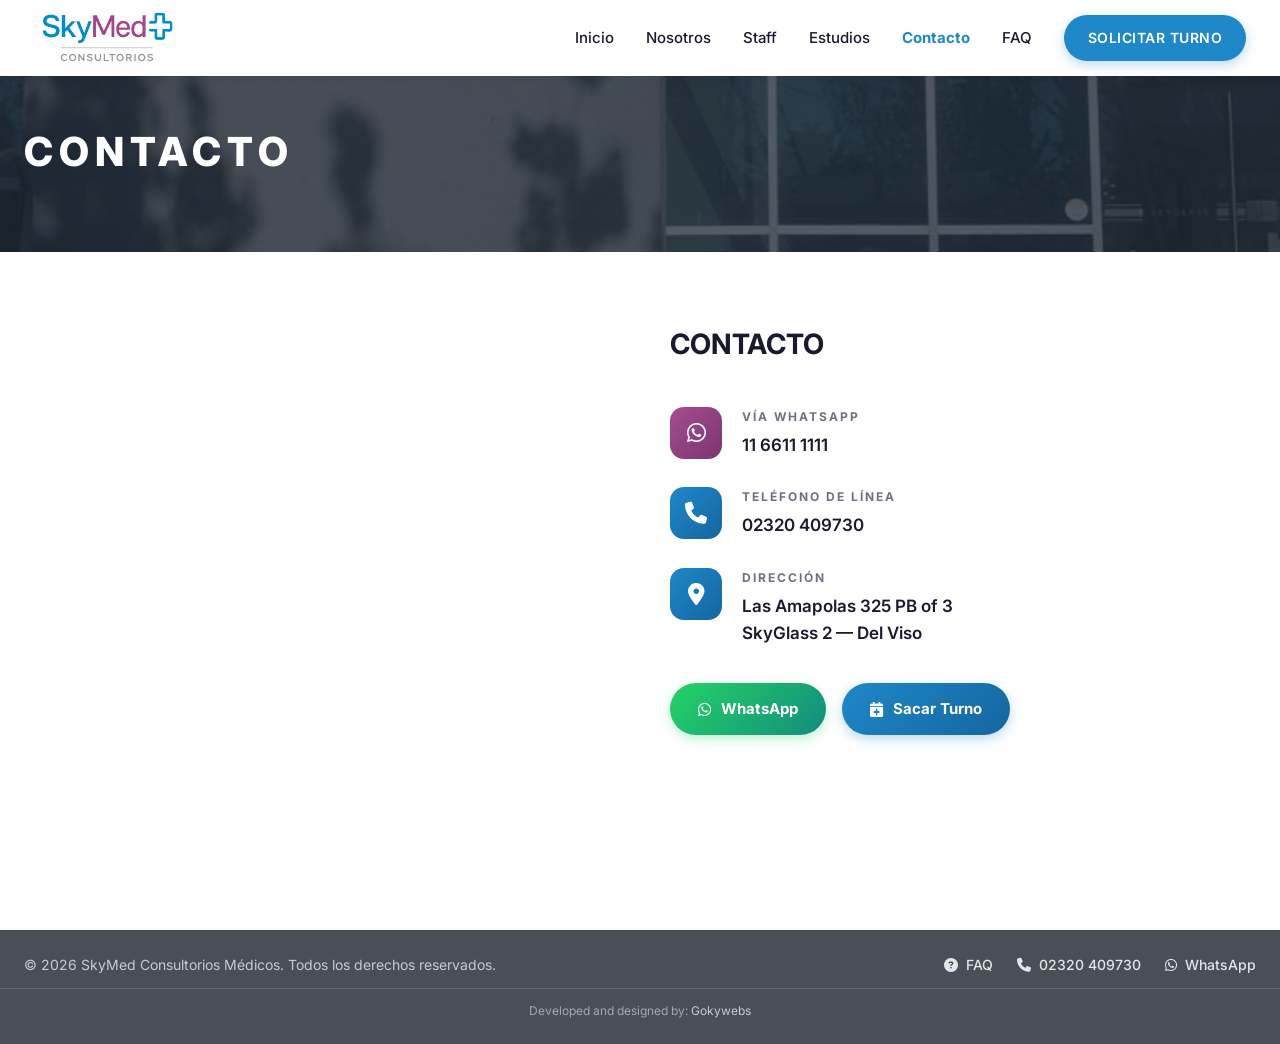
<file: contacto.html>
<!DOCTYPE html>
<html lang="es">
<head>
    <meta charset="UTF-8">
    <meta name="viewport" content="width=device-width, initial-scale=1.0">
    <title>Contacto | SkyMed Consultorios</title>
    <link rel="icon" type="image/png" href="images/favicon.png">
    <link rel="preconnect" href="https://fonts.googleapis.com">
    <link rel="preconnect" href="https://fonts.gstatic.com" crossorigin>
    <link href="https://fonts.googleapis.com/css2?family=Inter:wght@300;400;500;600;700;800&display=swap" rel="stylesheet">
    <link rel="stylesheet" href="https://cdnjs.cloudflare.com/ajax/libs/font-awesome/6.4.0/css/all.min.css">
    <link rel="stylesheet" href="css/style.css">
</head>
<body>

    <!-- Navigation -->
    <nav class="navbar">
        <div class="container-fluid">
            <a href="index.html" class="nav-logo-link">
                <img src="images/logo.png" alt="SkyMed" class="nav-logo-img">
            </a>
            <div class="nav-right">
                <ul class="nav-menu">
                    <li><a href="index.html">Inicio</a></li>
                    <li><a href="nosotros.html">Nosotros</a></li>
                    <li><a href="staff.html">Staff</a></li>
                    <li><a href="estudios.html">Estudios</a></li>
                    <li><a href="contacto.html" class="active">Contacto</a></li>
                    <li><a href="preguntas-frecuentes.html">FAQ</a></li>
                </ul>
                <div class="nav-actions">
                    <a href="https://blipdoc.com/portal/skymedconsultorios" class="cta-btn" target="_blank" rel="noopener">SOLICITAR TURNO</a>
                </div>
                <button class="mobile-toggle">
                    <span></span>
                    <span></span>
                    <span></span>
                </button>
            </div>
        </div>
    </nav>

    <!-- Page Header -->
    <div class="page-header page-header--contacto">
        <div class="container-fluid">
            <h1 class="page-header-title">CONTACTO</h1>
        </div>
    </div>

    <!-- Contact Content -->
    <section class="contacto-section">
        <div class="container-fluid">
            <div class="contacto-wrapper">

                <div class="contacto-map">
                    <iframe
                        src="https://www.google.com/maps/embed?pb=!1m18!1m12!1m3!1d3291.564778396593!2d-58.829033324267496!3d-34.41295994801332!2m3!1f0!2f0!3f0!3m2!1i1024!2i768!4f13.1!3m3!1m2!1s0x95bc9e5c7b3b3b3b%3A0x1b3b3b3b3b3b3b3b!2sLas%20Amapolas%20325%2C%20B1669%20Del%20Viso%2C%20Provincia%20de%20Buenos%20Aires!5e0!3m2!1ses!2sar!4v1685000000000!5m2!1ses!2sar"
                        width="100%"
                        height="450"
                        style="border:0; border-radius: 16px;"
                        allowfullscreen=""
                        loading="lazy">
                    </iframe>
                </div>

                <div class="contacto-info">
                    <h2 class="contacto-title">CONTACTO</h2>

                    <div class="contacto-items">
                        <div class="contacto-item">
                            <div class="contacto-icon violet">
                                <i class="fa-brands fa-whatsapp"></i>
                            </div>
                            <div>
                                <p class="contacto-label">Vía WhatsApp</p>
                                <a href="https://wa.me/5491166111111" class="contacto-value">11 6611 1111</a>
                            </div>
                        </div>

                        <div class="contacto-item">
                            <div class="contacto-icon">
                                <i class="fa-solid fa-phone"></i>
                            </div>
                            <div>
                                <p class="contacto-label">Teléfono de línea</p>
                                <a href="tel:02320409730" class="contacto-value">02320 409730</a>
                            </div>
                        </div>

                        <div class="contacto-item">
                            <div class="contacto-icon">
                                <i class="fa-solid fa-location-dot"></i>
                            </div>
                            <div>
                                <p class="contacto-label">Dirección</p>
                                <span class="contacto-value">Las Amapolas 325 PB of 3<br>SkyGlass 2 &mdash; Del Viso</span>
                            </div>
                        </div>
                    </div>

                    <div class="contacto-actions">
                        <a href="https://wa.me/5491166111111" class="contacto-btn wsp" target="_blank" rel="noopener">
                            <i class="fa-brands fa-whatsapp"></i> WhatsApp
                        </a>
                        <a href="https://blipdoc.com/portal/skymedconsultorios" class="contacto-btn turno" target="_blank" rel="noopener">
                            <i class="fa-solid fa-calendar-plus"></i> Sacar Turno
                        </a>
                    </div>
                </div>

            </div>
        </div>
    </section>

    <!-- Footer -->
    <footer class="footer-bottom-simple">
        <div class="container-fluid footer-bar">
            <span>&copy; 2026 SkyMed Consultorios Médicos. Todos los derechos reservados.</span>
            <div class="footer-bar-contact">
                <a href="preguntas-frecuentes.html"><i class="fa-solid fa-circle-question"></i> FAQ</a>
                <a href="tel:02320409730"><i class="fa-solid fa-phone"></i> 02320 409730</a>
                <a href="https://wa.me/5491166111111"><i class="fa-brands fa-whatsapp"></i> WhatsApp</a>
            </div>
        </div>
        <div class="container-fluid footer-credit">
            <span>Developed and designed by: <a href="https://gokywebs.net" target="_blank" rel="noopener">Gokywebs</a></span>
        </div>
    </footer>

    <script src="js/main.js"></script>
</body>
</html>
</file>
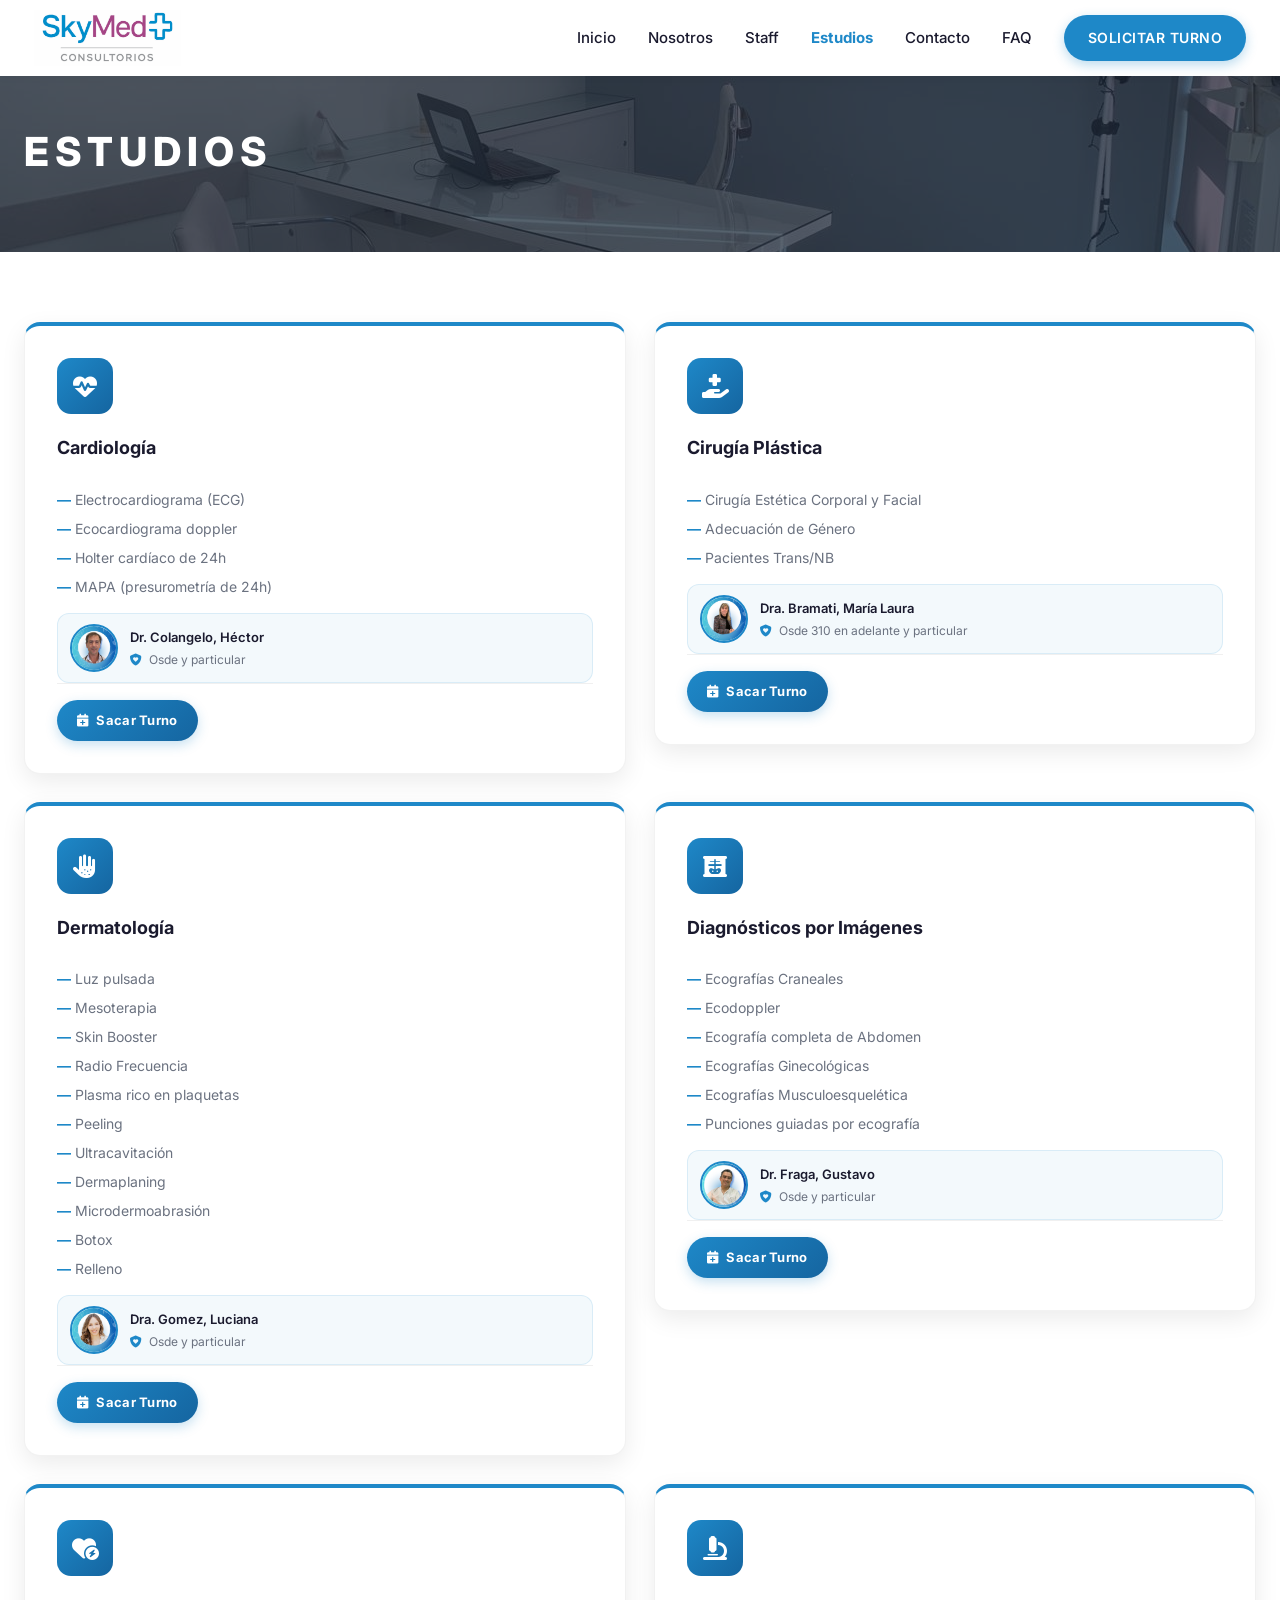
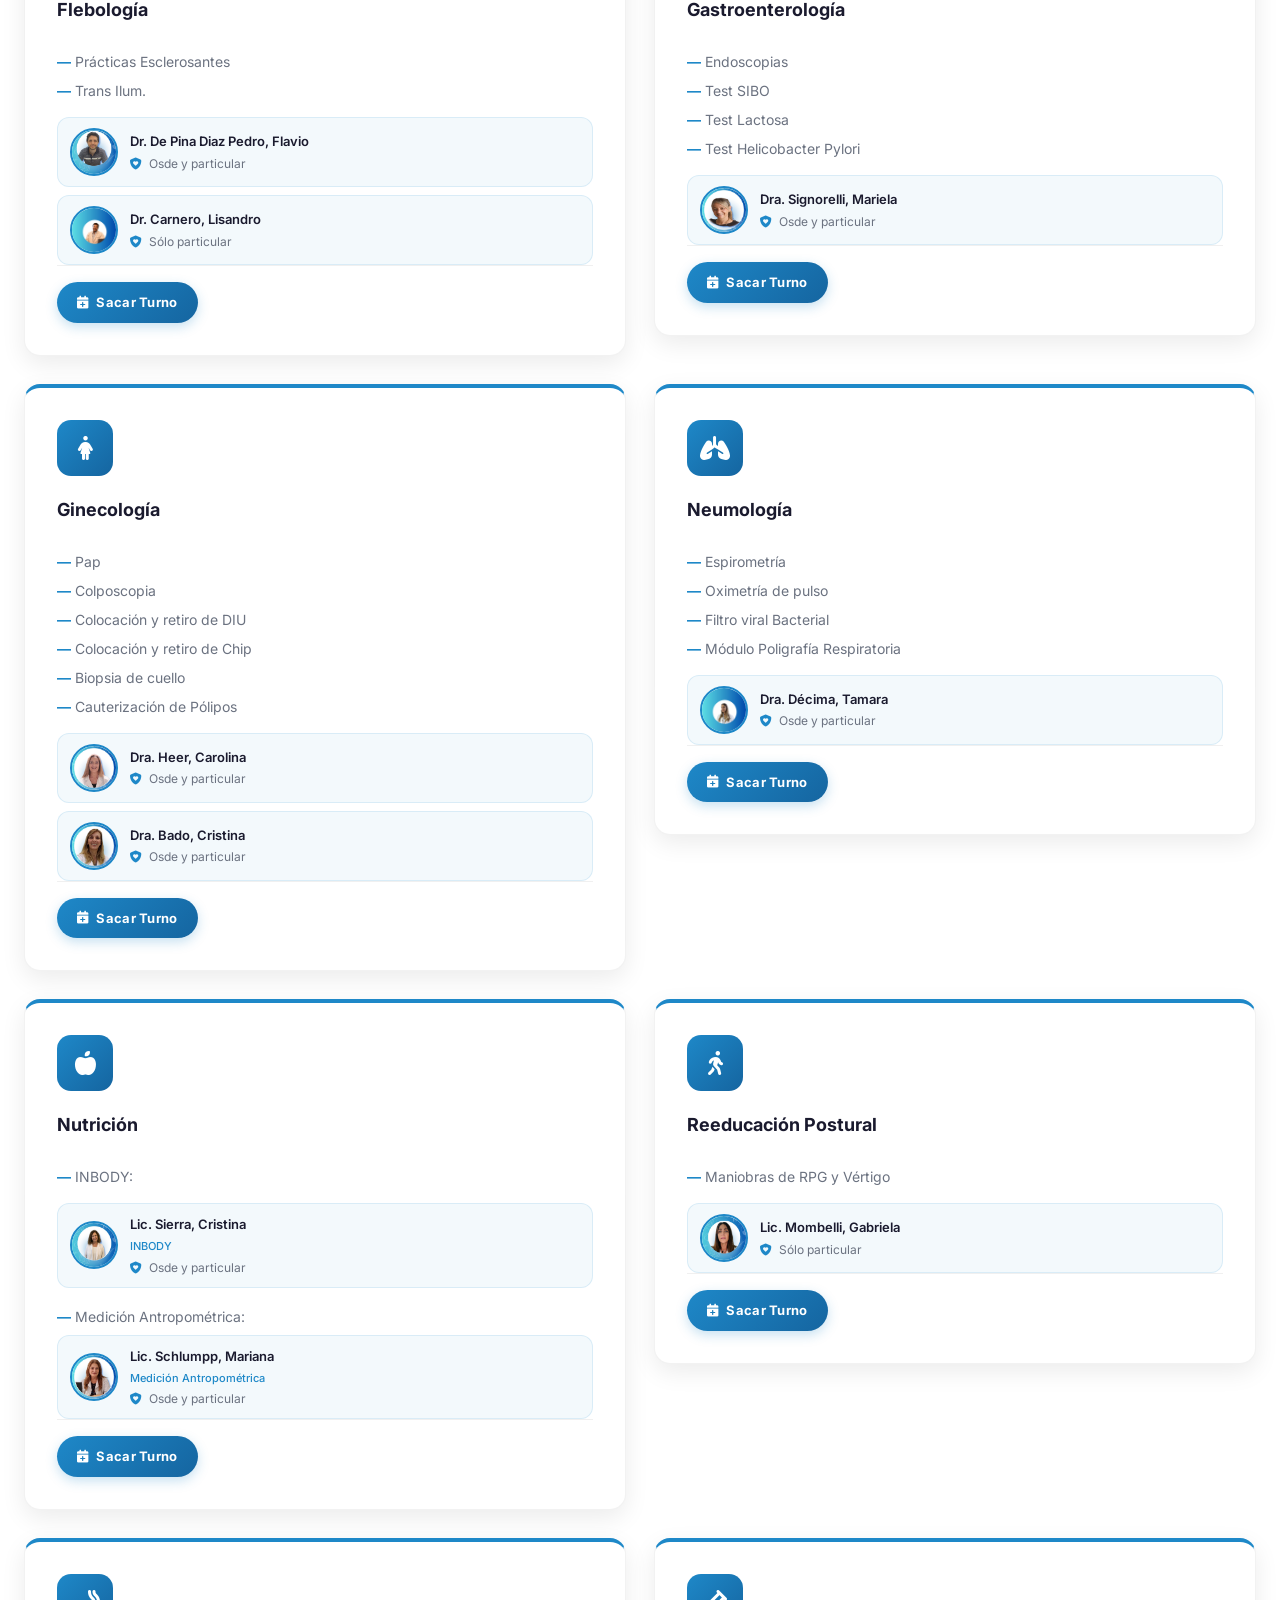
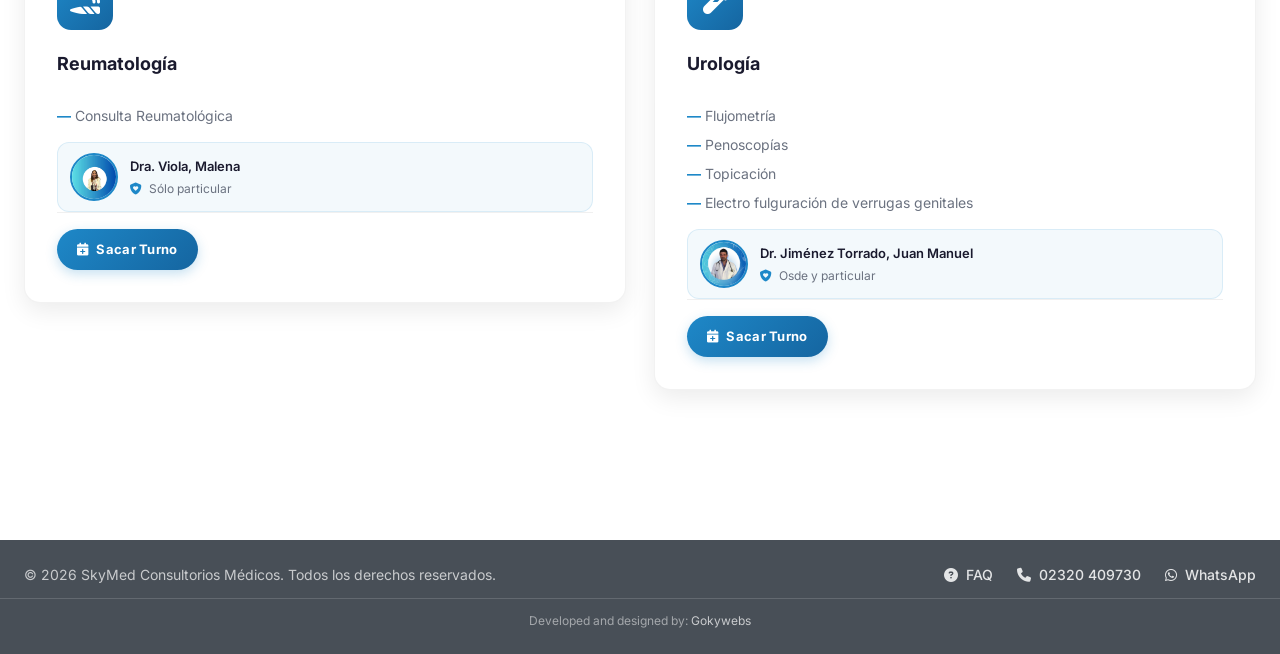
<file: estudios.html>
﻿<!DOCTYPE html>
<html lang="es">
<head>
    <meta charset="UTF-8">
    <meta name="viewport" content="width=device-width, initial-scale=1.0">
    <title>Estudios | SkyMed Consultorios</title>
    <link rel="icon" type="image/png" href="images/favicon.png">
    <link rel="preconnect" href="https://fonts.googleapis.com">
    <link rel="preconnect" href="https://fonts.gstatic.com" crossorigin>
    <link href="https://fonts.googleapis.com/css2?family=Inter:wght@300;400;500;600;700;800&display=swap" rel="stylesheet">
    <link rel="stylesheet" href="https://cdnjs.cloudflare.com/ajax/libs/font-awesome/6.4.0/css/all.min.css">
    <link rel="stylesheet" href="css/style.css">
</head>
<body>

    <!-- Navigation -->
    <nav class="navbar">
        <div class="container-fluid">
            <a href="index.html" class="nav-logo-link">
                <img src="images/logo.png" alt="SkyMed" class="nav-logo-img">
            </a>
            <div class="nav-right">
                <ul class="nav-menu">
                    <li><a href="index.html">Inicio</a></li>
                    <li><a href="nosotros.html">Nosotros</a></li>
                    <li><a href="staff.html">Staff</a></li>
                    <li><a href="estudios.html" class="active">Estudios</a></li>
                    <li><a href="contacto.html">Contacto</a></li>
                    <li><a href="preguntas-frecuentes.html">FAQ</a></li>
                </ul>
                <div class="nav-actions">
                    <a href="https://blipdoc.com/portal/skymedconsultorios" class="cta-btn" target="_blank" rel="noopener">SOLICITAR TURNO</a>
                </div>
                <button class="mobile-toggle">
                    <span></span>
                    <span></span>
                    <span></span>
                </button>
            </div>
        </div>
    </nav>

    <!-- Page Header -->
    <div class="page-header page-header--estudios">
        <div class="container-fluid">
            <h1 class="page-header-title">ESTUDIOS</h1>
        </div>
    </div>

    <!-- Estudios Content -->
    <section class="estudios-section">
        <div class="container-fluid">
            <div class="estudios-grid">

                <div class="estudio-card">
                    <div class="estudio-icon"><i class="fa-solid fa-heart-pulse"></i></div>
                    <h3>Cardiología</h3>
                    <ul>
                        <li>Electrocardiograma (ECG)</li>
                        <li>Ecocardiograma doppler</li>
                        <li>Holter cardíaco de 24h</li>
                        <li>MAPA (presurometría de 24h)</li>
                    </ul>
                    <div class="estudio-doctors-badges">
                        <div class="estudio-doctor-badge">
                            <img src="images/staff/4.jpeg" alt="Dr. Colangelo, Héctor" class="estudio-doctor-img">
                            <div class="estudio-doctor-info">
                                <span class="estudio-doctor-name">Dr. Colangelo, Héctor</span>
                                <span class="estudio-doctor-insurance"><i class="fa-solid fa-shield-heart"></i> Osde y particular</span>
                            </div>
                        </div>
                    </div>
                    <div class="estudio-turno"><a href="https://blipdoc.com/portal/skymedconsultorios" class="estudio-turno-btn" target="_blank" rel="noopener"><i class="fa-solid fa-calendar-plus"></i> Sacar Turno</a></div>
                </div>

                <div class="estudio-card">
                    <div class="estudio-icon"><i class="fa-solid fa-hand-holding-medical"></i></div>
                    <h3>Cirugía Plástica</h3>
                    <ul>
                        <li>Cirugía Estética Corporal y Facial</li>
                        <li>Adecuación de Género</li>
                        <li>Pacientes Trans/NB</li>
                    </ul>
                    <div class="estudio-doctor-badge">
                        <img src="images/staff/1.jpeg" alt="Dra. Bramati, María Laura" class="estudio-doctor-img">
                        <div class="estudio-doctor-info">
                            <span class="estudio-doctor-name">Dra. Bramati, María Laura</span>
                            <span class="estudio-doctor-insurance"><i class="fa-solid fa-shield-heart"></i> Osde 310 en adelante y particular</span>
                        </div>
                    </div>
                    <div class="estudio-turno"><a href="https://blipdoc.com/portal/skymedconsultorios" class="estudio-turno-btn" target="_blank" rel="noopener"><i class="fa-solid fa-calendar-plus"></i> Sacar Turno</a></div>
                </div>

                <div class="estudio-card">
                    <div class="estudio-icon"><i class="fa-solid fa-hand-dots"></i></div>
                    <h3>Dermatología</h3>
                    <ul>
                        <li>Luz pulsada</li>
                        <li>Mesoterapia</li>
                        <li>Skin Booster</li>
                        <li>Radio Frecuencia</li>
                        <li>Plasma rico en plaquetas</li>
                        <li>Peeling</li>
                        <li>Ultracavitación</li>
                        <li>Dermaplaning</li>
                        <li>Microdermoabrasión</li>
                        <li>Botox</li>
                        <li>Relleno</li>
                    </ul>
                    <div class="estudio-doctors-badges">
                        <div class="estudio-doctor-badge">
                            <img src="images/staff/8.jpeg" alt="Dra. Gomez, Luciana" class="estudio-doctor-img">
                            <div class="estudio-doctor-info">
                                <span class="estudio-doctor-name">Dra. Gomez, Luciana</span>
                                <span class="estudio-doctor-insurance"><i class="fa-solid fa-shield-heart"></i> Osde y particular</span>
                            </div>
                        </div>
                    </div>
                    <div class="estudio-turno"><a href="https://blipdoc.com/portal/skymedconsultorios" class="estudio-turno-btn" target="_blank" rel="noopener"><i class="fa-solid fa-calendar-plus"></i> Sacar Turno</a></div>
                </div>

                <div class="estudio-card">
                    <div class="estudio-icon"><i class="fa-solid fa-x-ray"></i></div>
                    <h3>Diagnósticos por Imágenes</h3>
                    <ul>
                        <li>Ecografías Craneales</li>
                        <li>Ecodoppler</li>
                        <li>Ecografía completa de Abdomen</li>
                        <li>Ecografías Ginecológicas</li>
                        <li>Ecografías Musculoesquelética</li>
                        <li>Punciones guiadas por ecografía</li>
                    </ul>
                    <div class="estudio-doctors-badges">
                        <div class="estudio-doctor-badge">
                            <img src="images/staff/16.jpeg" alt="Dr. Fraga, Gustavo" class="estudio-doctor-img">
                            <div class="estudio-doctor-info">
                                <span class="estudio-doctor-name">Dr. Fraga, Gustavo</span>
                                <span class="estudio-doctor-insurance"><i class="fa-solid fa-shield-heart"></i> Osde y particular</span>
                            </div>
                        </div>
                    </div>
                    <div class="estudio-turno"><a href="https://blipdoc.com/portal/skymedconsultorios" class="estudio-turno-btn" target="_blank" rel="noopener"><i class="fa-solid fa-calendar-plus"></i> Sacar Turno</a></div>
                </div>

                <div class="estudio-card">
                    <div class="estudio-icon"><i class="fa-solid fa-heart-circle-bolt"></i></div>
                    <h3>Flebología</h3>
                    <ul>
                        <li>Prácticas Esclerosantes</li>
                        <li>Trans Ilum.</li>
                    </ul>
                    <div class="estudio-doctors-badges">
                        <div class="estudio-doctor-badge">
                            <img src="images/staff/5.jpeg" alt="Dr. De Pina Diaz Pedro, Flavio" class="estudio-doctor-img">
                            <div class="estudio-doctor-info">
                                <span class="estudio-doctor-name">Dr. De Pina Diaz Pedro, Flavio</span>
                                <span class="estudio-doctor-insurance"><i class="fa-solid fa-shield-heart"></i> Osde y particular</span>
                            </div>
                        </div>
                        <div class="estudio-doctor-badge">
                            <img src="images/staff/34.jpeg" alt="Dr. Carnero, Lisandro" class="estudio-doctor-img">
                            <div class="estudio-doctor-info">
                                <span class="estudio-doctor-name">Dr. Carnero, Lisandro</span>
                                <span class="estudio-doctor-insurance"><i class="fa-solid fa-shield-heart"></i> Sólo particular</span>
                            </div>
                        </div>
                    </div>
                    <div class="estudio-turno"><a href="https://blipdoc.com/portal/skymedconsultorios" class="estudio-turno-btn" target="_blank" rel="noopener"><i class="fa-solid fa-calendar-plus"></i> Sacar Turno</a></div>
                </div>

                <div class="estudio-card">
                    <div class="estudio-icon"><i class="fa-solid fa-microscope"></i></div>
                    <h3>Gastroenterología</h3>
                    <ul>
                        <li>Endoscopias</li>
                        <li>Test SIBO</li>
                        <li>Test Lactosa</li>
                        <li>Test Helicobacter Pylori</li>
                    </ul>
                    <div class="estudio-doctors-badges">
                        <div class="estudio-doctor-badge">
                            <img src="images/staff/20.jpeg" alt="Dra. Signorelli, Mariela" class="estudio-doctor-img">
                            <div class="estudio-doctor-info">
                                <span class="estudio-doctor-name">Dra. Signorelli, Mariela</span>
                                <span class="estudio-doctor-insurance"><i class="fa-solid fa-shield-heart"></i> Osde y particular</span>
                            </div>
                        </div>
                    </div>
                    <div class="estudio-turno"><a href="https://blipdoc.com/portal/skymedconsultorios" class="estudio-turno-btn" target="_blank" rel="noopener"><i class="fa-solid fa-calendar-plus"></i> Sacar Turno</a></div>
                </div>

                <div class="estudio-card">
                    <div class="estudio-icon"><i class="fa-solid fa-person-dress"></i></div>
                    <h3>Ginecología</h3>
                    <ul>
                        <li>Pap</li>
                        <li>Colposcopia</li>
                        <li>Colocación y retiro de DIU</li>
                        <li>Colocación y retiro de Chip</li>
                        <li>Biopsia de cuello</li>
                        <li>Cauterización de Pólipos</li>
                    </ul>
                    <div class="estudio-doctors-badges">
                        <div class="estudio-doctor-badge">
                            <img src="images/staff/19.jpeg" alt="Dra. Heer, Carolina" class="estudio-doctor-img">
                            <div class="estudio-doctor-info">
                                <span class="estudio-doctor-name">Dra. Heer, Carolina</span>
                                <span class="estudio-doctor-insurance"><i class="fa-solid fa-shield-heart"></i> Osde y particular</span>
                            </div>
                        </div>
                        <div class="estudio-doctor-badge">
                            <img src="images/staff/18.jpeg" alt="Dra. Bado, Cristina" class="estudio-doctor-img">
                            <div class="estudio-doctor-info">
                                <span class="estudio-doctor-name">Dra. Bado, Cristina</span>
                                <span class="estudio-doctor-insurance"><i class="fa-solid fa-shield-heart"></i> Osde y particular</span>
                            </div>
                        </div>
                    </div>
                    <div class="estudio-turno"><a href="https://blipdoc.com/portal/skymedconsultorios" class="estudio-turno-btn" target="_blank" rel="noopener"><i class="fa-solid fa-calendar-plus"></i> Sacar Turno</a></div>
                </div>


                <div class="estudio-card">
                    <div class="estudio-icon"><i class="fa-solid fa-lungs"></i></div>
                    <h3>Neumología</h3>
                    <ul>
                        <li>Espirometría</li>
                        <li>Oximetría de pulso</li>
                        <li>Filtro viral Bacterial</li>
                        <li>Módulo Poligrafía Respiratoria</li>
                    </ul>
                    <div class="estudio-doctor-badge">
                        <img src="images/staff/36.jpeg" alt="Dra. Décima, Tamara" class="estudio-doctor-img">
                        <div class="estudio-doctor-info">
                            <span class="estudio-doctor-name">Dra. Décima, Tamara</span>
                            <span class="estudio-doctor-insurance"><i class="fa-solid fa-shield-heart"></i> Osde y particular</span>
                        </div>
                    </div>
                    <div class="estudio-turno"><a href="https://blipdoc.com/portal/skymedconsultorios" class="estudio-turno-btn" target="_blank" rel="noopener"><i class="fa-solid fa-calendar-plus"></i> Sacar Turno</a></div>
                </div>

                <div class="estudio-card">
                    <div class="estudio-icon"><i class="fa-solid fa-apple-whole"></i></div>
                    <h3>Nutrición</h3>
                    <ul>
                        <li>INBODY:</li>
                    </ul>
                    <div class="estudio-doctors-badges">
                        <div class="estudio-doctor-badge">
                            <img src="images/staff/15.jpeg" alt="Lic. Sierra, Cristina" class="estudio-doctor-img">
                            <div class="estudio-doctor-info">
                                <span class="estudio-doctor-name">Lic. Sierra, Cristina</span>
                                <span class="estudio-doctor-detail">INBODY</span>
                                <span class="estudio-doctor-insurance"><i class="fa-solid fa-shield-heart"></i> Osde y particular</span>
                            </div>
                        </div>
                    <ul>
                        <li>Medición Antropométrica:</li>
                    </ul>
                        <div class="estudio-doctor-badge">
                            <img src="images/staff/17.jpeg" alt="Lic. Schlumpp, Mariana" class="estudio-doctor-img">
                            <div class="estudio-doctor-info">
                                <span class="estudio-doctor-name">Lic. Schlumpp, Mariana</span>
                                <span class="estudio-doctor-detail">Medición Antropométrica</span>
                                <span class="estudio-doctor-insurance"><i class="fa-solid fa-shield-heart"></i> Osde y particular</span>
                            </div>
                        </div>
                    </div>
                    <div class="estudio-turno"><a href="https://blipdoc.com/portal/skymedconsultorios" class="estudio-turno-btn" target="_blank" rel="noopener"><i class="fa-solid fa-calendar-plus"></i> Sacar Turno</a></div>
                </div>

                <div class="estudio-card">
                    <div class="estudio-icon"><i class="fa-solid fa-person-walking"></i></div>
                    <h3>Reeducación Postural</h3>
                    <ul>
                        <li>Maniobras de RPG y Vértigo</li>
                    </ul>
                    <div class="estudio-doctor-badge">
                        <img src="images/staff/6.jpeg" alt="Lic. Mombelli, Gabriela" class="estudio-doctor-img">
                        <div class="estudio-doctor-info">
                            <span class="estudio-doctor-name">Lic. Mombelli, Gabriela</span>
                            <span class="estudio-doctor-insurance"><i class="fa-solid fa-shield-heart"></i> Sólo particular</span>
                        </div>
                    </div>
                    <div class="estudio-turno"><a href="https://blipdoc.com/portal/skymedconsultorios" class="estudio-turno-btn" target="_blank" rel="noopener"><i class="fa-solid fa-calendar-plus"></i> Sacar Turno</a></div>
                </div>

                <div class="estudio-card">
                    <div class="estudio-icon"><i class="fa-solid fa-joint"></i></div>
                    <h3>Reumatología</h3>
                    <ul>
                        <li>Consulta Reumatológica</li>
                    </ul>
                    <div class="estudio-doctors-badges">
                        <div class="estudio-doctor-badge">
                            <img src="images/staff/malenaviola.jpeg" alt="Dra. Viola, Malena" class="estudio-doctor-img">
                            <div class="estudio-doctor-info">
                                <span class="estudio-doctor-name">Dra. Viola, Malena</span>
                                <span class="estudio-doctor-insurance"><i class="fa-solid fa-shield-heart"></i> Sólo particular</span>
                            </div>
                        </div>
                    </div>
                    <div class="estudio-turno"><a href="https://blipdoc.com/portal/skymedconsultorios" class="estudio-turno-btn" target="_blank" rel="noopener"><i class="fa-solid fa-calendar-plus"></i> Sacar Turno</a></div>
                </div>

                <div class="estudio-card">
                    <div class="estudio-icon"><i class="fa-solid fa-vial"></i></div>
                    <h3>Urología</h3>
                    <ul>
                        <li>Flujometría</li>
                        <li>Penoscopías</li>
                        <li>Topicación</li>
                        <li>Electro fulguración de verrugas genitales</li>
                    </ul>
                    <div class="estudio-doctor-badge">
                        <img src="images/staff/2.jpeg" alt="Dr. Jiménez Torrado, Juan Manuel" class="estudio-doctor-img">
                        <div class="estudio-doctor-info">
                            <span class="estudio-doctor-name">Dr. Jiménez Torrado, Juan Manuel</span>
                            <span class="estudio-doctor-insurance"><i class="fa-solid fa-shield-heart"></i> Osde y particular</span>
                        </div>
                    </div>
                    <div class="estudio-turno"><a href="https://blipdoc.com/portal/skymedconsultorios" class="estudio-turno-btn" target="_blank" rel="noopener"><i class="fa-solid fa-calendar-plus"></i> Sacar Turno</a></div>
                </div>


            </div>
        </div>
    </section>

    <!-- Modal -->
    <div class="modal" id="skymedModal">
        <div class="modal-overlay"></div>
        <div class="modal-content">
            <button class="modal-close"><i class="fa-solid fa-xmark"></i></button>
            <div class="modal-body"></div>
        </div>
    </div>

    <!-- Footer -->
    <footer class="footer-bottom-simple">
        <div class="container-fluid footer-bar">
            <span>&copy; 2026 SkyMed Consultorios Médicos. Todos los derechos reservados.</span>
            <div class="footer-bar-contact">
                <a href="preguntas-frecuentes.html"><i class="fa-solid fa-circle-question"></i> FAQ</a>
                <a href="tel:02320409730"><i class="fa-solid fa-phone"></i> 02320 409730</a>
                <a href="https://wa.me/5491166111111"><i class="fa-brands fa-whatsapp"></i> WhatsApp</a>
            </div>
        </div>
        <div class="container-fluid footer-credit">
            <span>Developed and designed by: <a href="https://gokywebs.net" target="_blank" rel="noopener">Gokywebs</a></span>
        </div>
    </footer>

    <script src="js/main.js"></script>
</body>
</html>
</file>
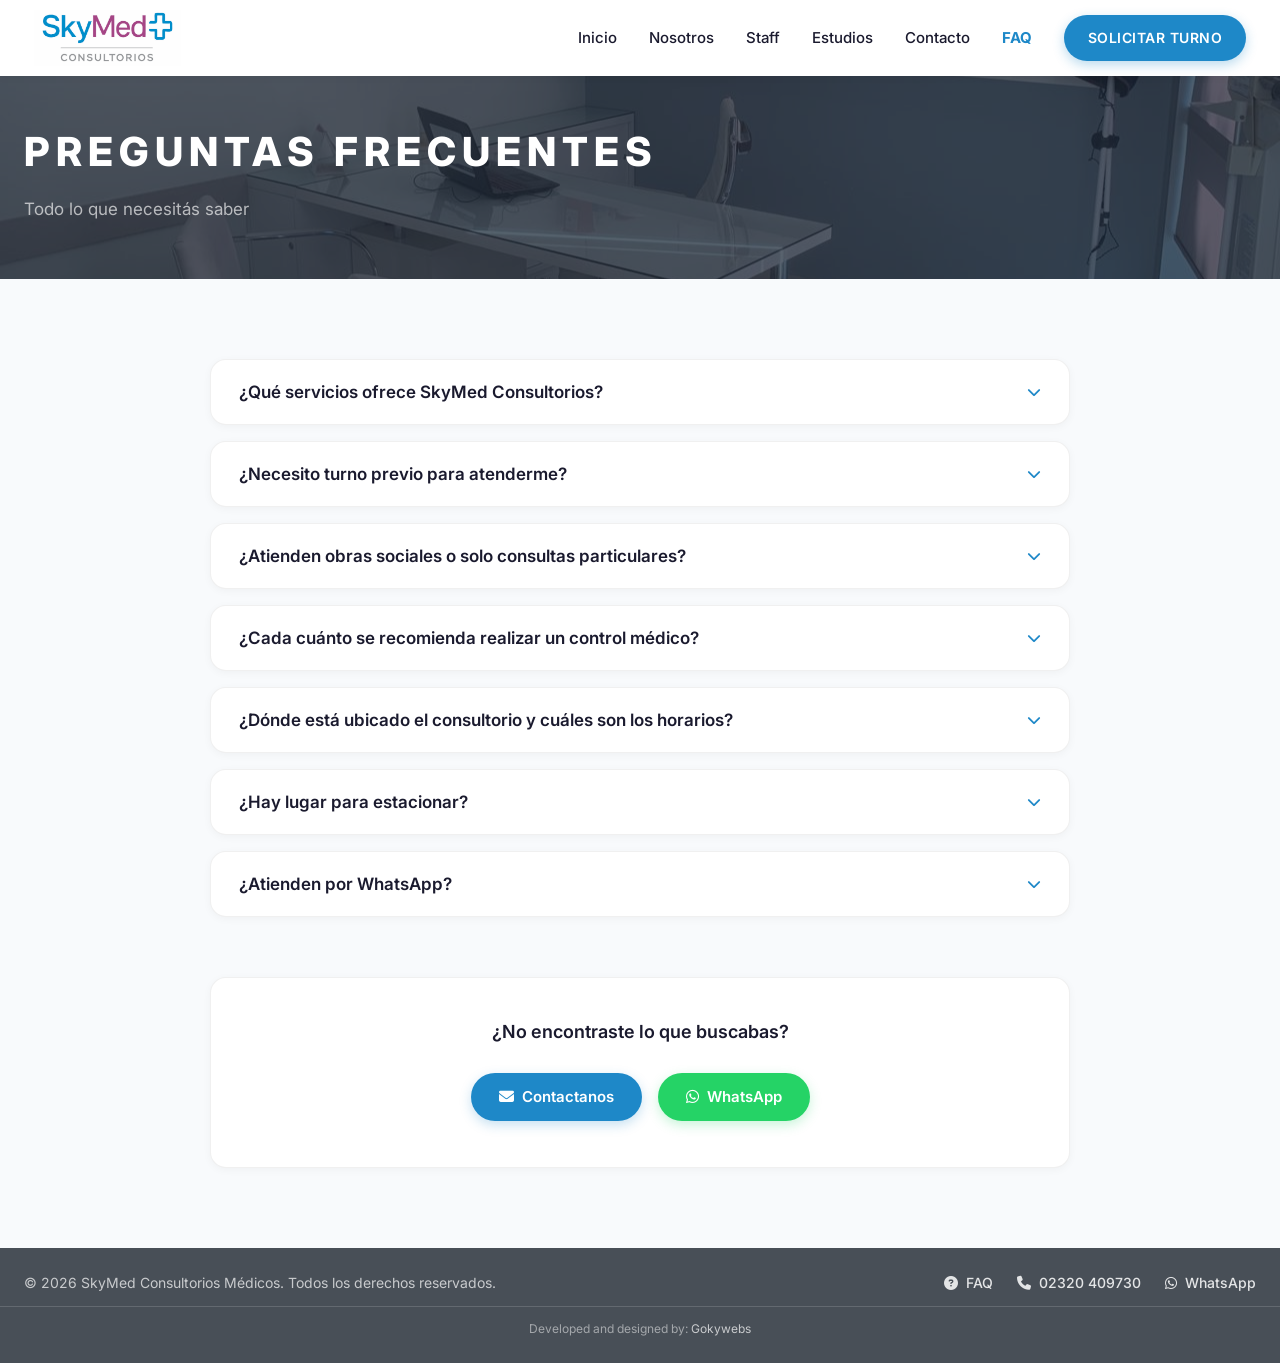
<file: preguntas-frecuentes.html>
<!DOCTYPE html>
<html lang="es">
<head>
    <meta charset="UTF-8">
    <meta name="viewport" content="width=device-width, initial-scale=1.0">
    <title>Preguntas Frecuentes | SkyMed Consultorios</title>
    <link rel="icon" type="image/png" href="images/favicon.png">
    <link rel="preconnect" href="https://fonts.googleapis.com">
    <link rel="preconnect" href="https://fonts.gstatic.com" crossorigin>
    <link href="https://fonts.googleapis.com/css2?family=Inter:wght@300;400;500;600;700;800&display=swap" rel="stylesheet">
    <link rel="stylesheet" href="https://cdnjs.cloudflare.com/ajax/libs/font-awesome/6.4.0/css/all.min.css">
    <link rel="stylesheet" href="css/style.css">
</head>
<body>

    <!-- Navigation -->
    <nav class="navbar">
        <div class="container-fluid">
            <a href="index.html" class="nav-logo-link">
                <img src="images/logo.png" alt="SkyMed" class="nav-logo-img">
            </a>
            <div class="nav-right">
                <ul class="nav-menu">
                    <li><a href="index.html">Inicio</a></li>
                    <li><a href="nosotros.html">Nosotros</a></li>
                    <li><a href="staff.html">Staff</a></li>
                    <li><a href="estudios.html">Estudios</a></li>
                    <li><a href="contacto.html">Contacto</a></li>
                    <li><a href="preguntas-frecuentes.html" class="active">FAQ</a></li>
                </ul>
                <div class="nav-actions">
                    <a href="https://blipdoc.com/portal/skymedconsultorios" class="cta-btn" target="_blank" rel="noopener">SOLICITAR TURNO</a>
                </div>
                <button class="mobile-toggle">
                    <span></span>
                    <span></span>
                    <span></span>
                </button>
            </div>
        </div>
    </nav>

    <!-- Page Header -->
    <div class="page-header page-header--faq">
        <div class="container-fluid">
            <h1 class="page-header-title">PREGUNTAS FRECUENTES</h1>
            <p class="page-header-subtitle">Todo lo que necesitás saber</p>
        </div>
    </div>

    <!-- FAQ Content -->
    <section class="faq-section">
        <div class="container-fluid">
            <div class="faq-list">

                <div class="faq-item">
                    <button class="faq-question" aria-expanded="false">
                        <span>¿Qué servicios ofrece SkyMed Consultorios?</span>
                        <i class="fa-solid fa-chevron-down faq-icon"></i>
                    </button>
                    <div class="faq-answer">
                        <p>Ofrecemos atención en medicina preventiva, controles clínicos, consultas con múltiples especialistas, evaluación de riesgo cardiovascular, asesoramiento en hábitos saludables y seguimiento personalizado. Además, contamos con estudios como ecografía, ecocardiograma para adultos y niños, y gran variedad de estudios más. El detalle de profesionales y estudios se encuentra en el menú de <a href="staff.html">Staff</a> y <a href="estudios.html">Estudios</a>.</p>
                    </div>
                </div>

                <div class="faq-item">
                    <button class="faq-question" aria-expanded="false">
                        <span>¿Necesito turno previo para atenderme?</span>
                        <i class="fa-solid fa-chevron-down faq-icon"></i>
                    </button>
                    <div class="faq-answer">
                        <p>Sí. Trabajamos con turnos programados para garantizar una atención ordenada y con la menor demora posible. Podés solicitarlo por nuestros canales de contacto.</p>
                        <p>De necesitar con urgencia un turno, te sugerimos pedirlo por WhatsApp para gestionarlo de manera más personal directamente con las secretarías. También podés hacerlo a través del sistema de turnos online. Ambos canales se encuentran como enlaces en esta página.</p>
                    </div>
                </div>

                <div class="faq-item">
                    <button class="faq-question" aria-expanded="false">
                        <span>¿Atienden obras sociales o solo consultas particulares?</span>
                        <i class="fa-solid fa-chevron-down faq-icon"></i>
                    </button>
                    <div class="faq-answer">
                        <p>Depende del profesional o el estudio que realices. Todos los profesionales atienden de manera particular, la mayoría también atiende OSDE, y unos pocos atienden otras obras sociales.</p>
                        <p>Te sugerimos averiguarlo previo a la consulta para evitar inconvenientes. Si tenés dudas sobre cobertura o reintegros, podés consultarnos.</p>
                    </div>
                </div>

                <div class="faq-item">
                    <button class="faq-question" aria-expanded="false">
                        <span>¿Cada cuánto se recomienda realizar un control médico?</span>
                        <i class="fa-solid fa-chevron-down faq-icon"></i>
                    </button>
                    <div class="faq-answer">
                        <p>Depende de la edad, antecedentes y factores de riesgo. En general, se recomienda al menos un control anual guiado por un médico clínico, quien te sugerirá si es necesario realizar estudios, evitando la práctica de estudios innecesarios y fomentando aquellos que requieras de manera individual (medicina de precisión).</p>
                    </div>
                </div>

                <div class="faq-item">
                    <button class="faq-question" aria-expanded="false">
                        <span>¿Dónde está ubicado el consultorio y cuáles son los horarios?</span>
                        <i class="fa-solid fa-chevron-down faq-icon"></i>
                    </button>
                    <div class="faq-answer">
                        <p>Estamos en Del Viso, Pilar, cerca de la Panamericana. Los horarios de atención son con turno previo: <strong>lunes a viernes de 8 a 20 h</strong> y <strong>sábados de 9 a 12 h</strong>.</p>
                    </div>
                </div>

                <div class="faq-item">
                    <button class="faq-question" aria-expanded="false">
                        <span>¿Hay lugar para estacionar?</span>
                        <i class="fa-solid fa-chevron-down faq-icon"></i>
                    </button>
                    <div class="faq-answer">
                        <p>A pocos metros del edificio hay un estacionamiento pago y las calles linderas están habilitadas para estacionar.</p>
                    </div>
                </div>

                <div class="faq-item">
                    <button class="faq-question" aria-expanded="false">
                        <span>¿Atienden por WhatsApp?</span>
                        <i class="fa-solid fa-chevron-down faq-icon"></i>
                    </button>
                    <div class="faq-answer">
                        <p>El número de WhatsApp es <strong>solo para mensajes escritos</strong>. No se pueden escuchar audios ni se atienden llamados por este canal.</p>
                        <p>Hay un teléfono de línea para llamadas telefónicas. El número se encuentra en el apartado de <a href="contacto.html">Contacto</a> de esta página.</p>
                    </div>
                </div>

            </div>

            <div class="faq-cta">
                <p>¿No encontraste lo que buscabas?</p>
                <a href="contacto.html" class="faq-cta-btn"><i class="fa-solid fa-envelope"></i> Contactanos</a>
                <a href="https://wa.me/5491166111111" class="faq-cta-btn faq-cta-btn--wa" target="_blank" rel="noopener"><i class="fa-brands fa-whatsapp"></i> WhatsApp</a>
            </div>

        </div>
    </section>

    <!-- Footer -->
    <footer class="footer-bottom-simple">
        <div class="container-fluid footer-bar">
            <span>&copy; 2026 SkyMed Consultorios M&eacute;dicos. Todos los derechos reservados.</span>
            <div class="footer-bar-contact">
                <a href="preguntas-frecuentes.html"><i class="fa-solid fa-circle-question"></i> FAQ</a>
                <a href="tel:02320409730"><i class="fa-solid fa-phone"></i> 02320 409730</a>
                <a href="https://wa.me/5491166111111"><i class="fa-brands fa-whatsapp"></i> WhatsApp</a>
            </div>
        </div>
        <div class="container-fluid footer-credit">
            <span>Developed and designed by: <a href="https://gokywebs.net" target="_blank" rel="noopener">Gokywebs</a></span>
        </div>
    </footer>

    <script src="js/main.js"></script>
    <script>
        document.querySelectorAll('.faq-question').forEach(function(btn) {
            btn.addEventListener('click', function() {
                var item = this.closest('.faq-item');
                var isOpen = item.classList.contains('faq-item--open');
                document.querySelectorAll('.faq-item').forEach(function(i) {
                    i.classList.remove('faq-item--open');
                    i.querySelector('.faq-question').setAttribute('aria-expanded', 'false');
                });
                if (!isOpen) {
                    item.classList.add('faq-item--open');
                    this.setAttribute('aria-expanded', 'true');
                }
            });
        });
    </script>
</body>
</html>
</file>
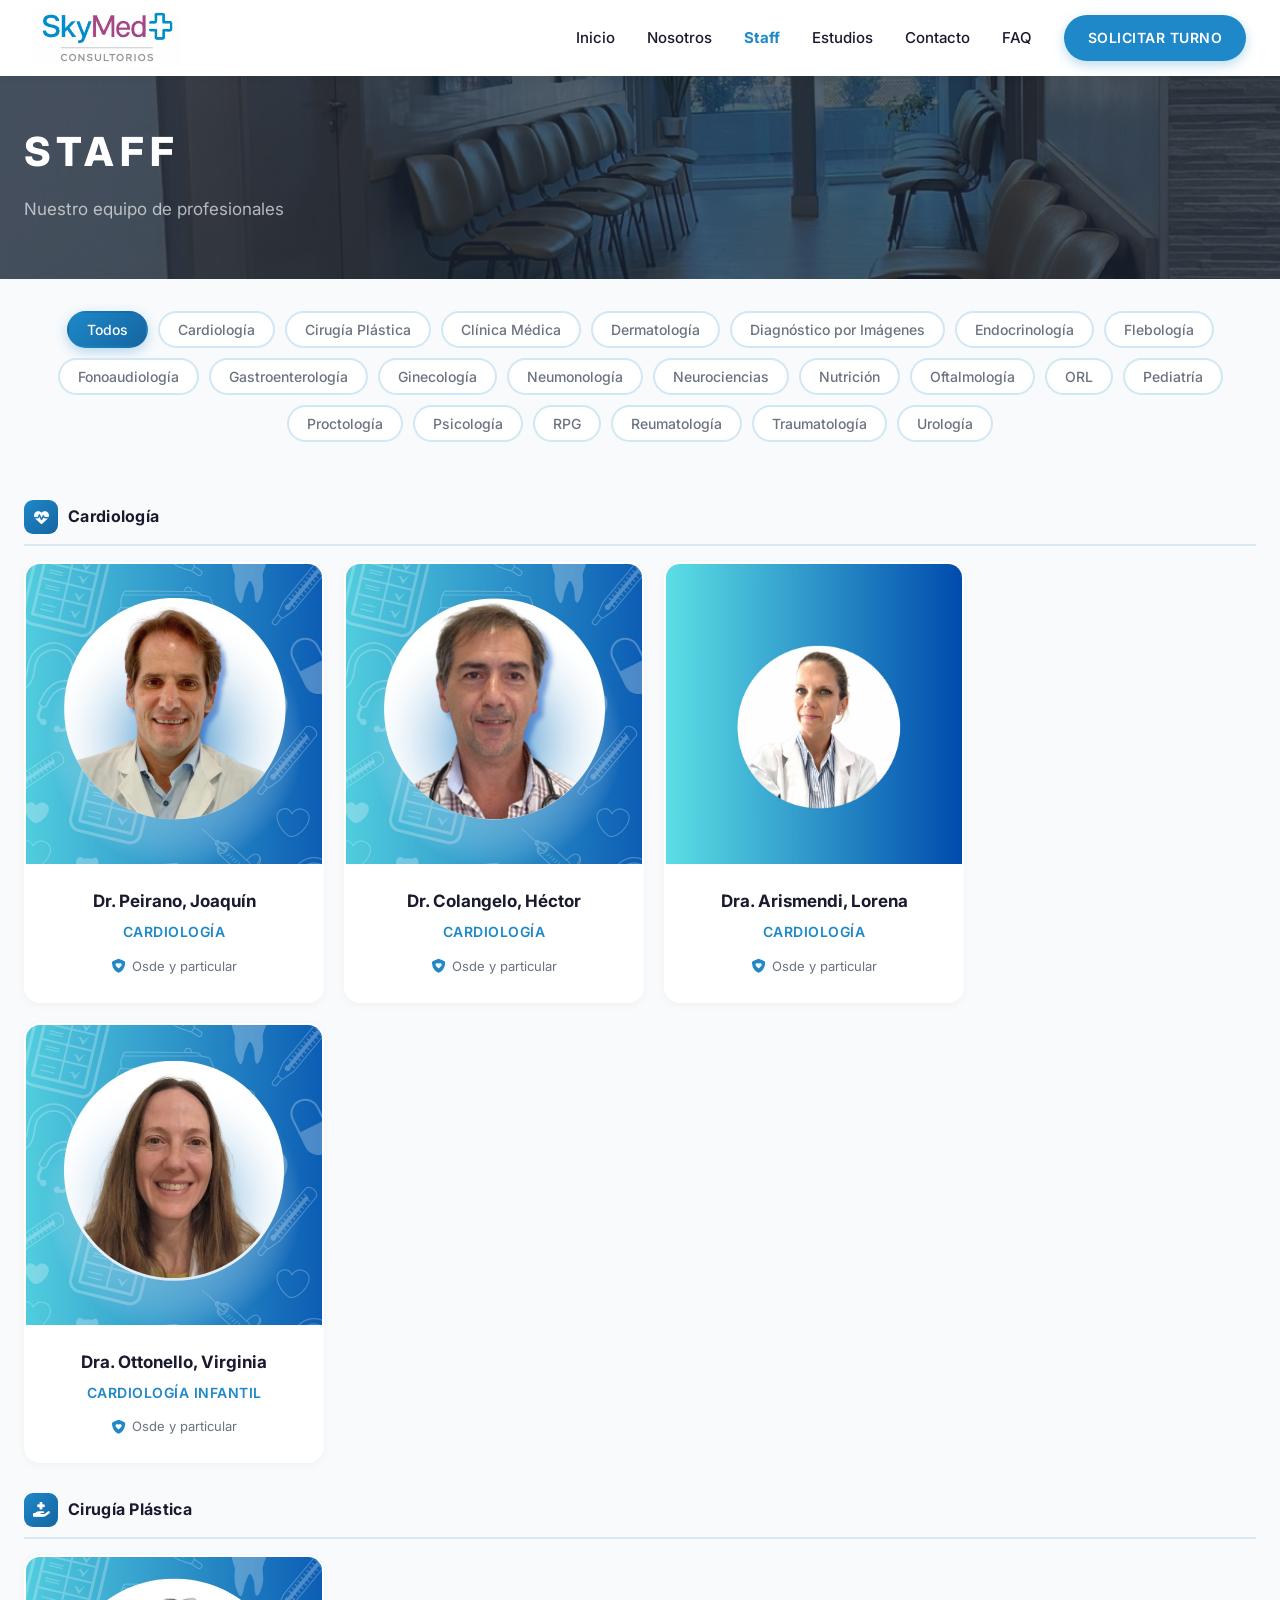
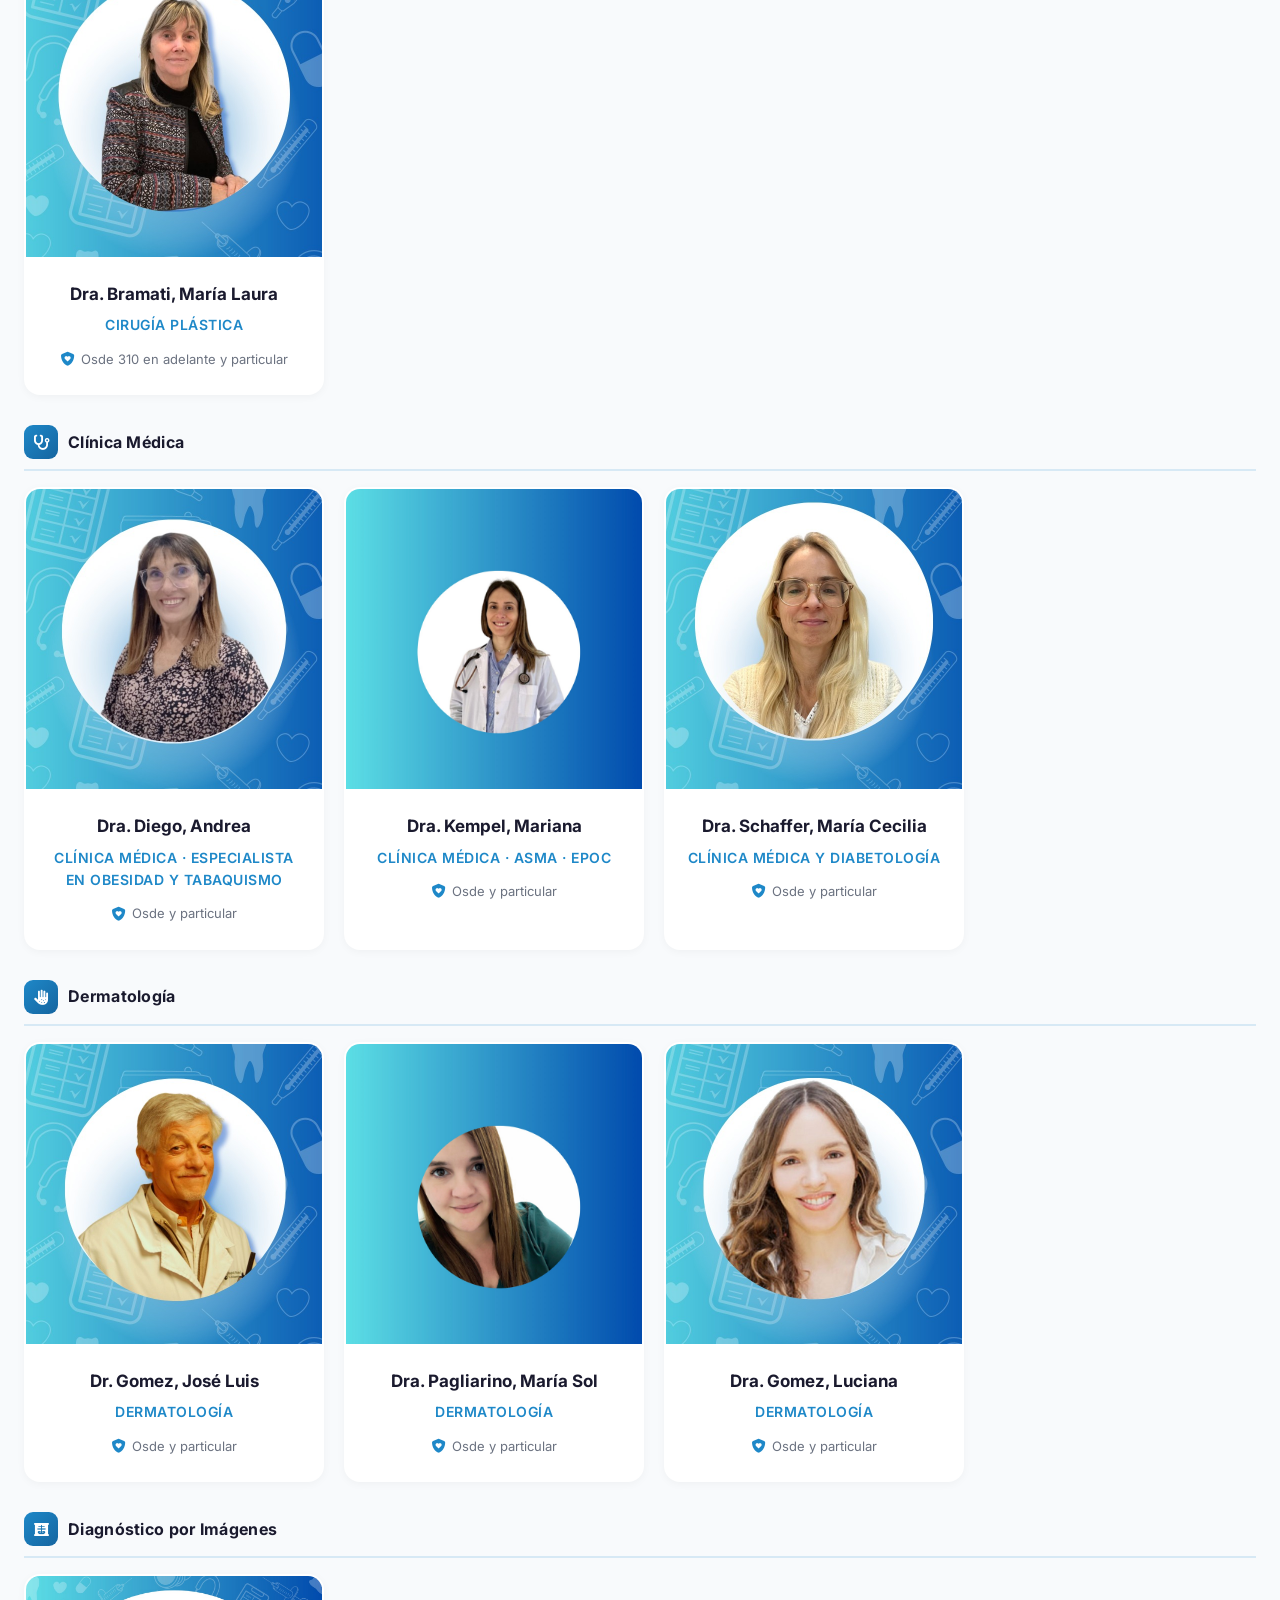
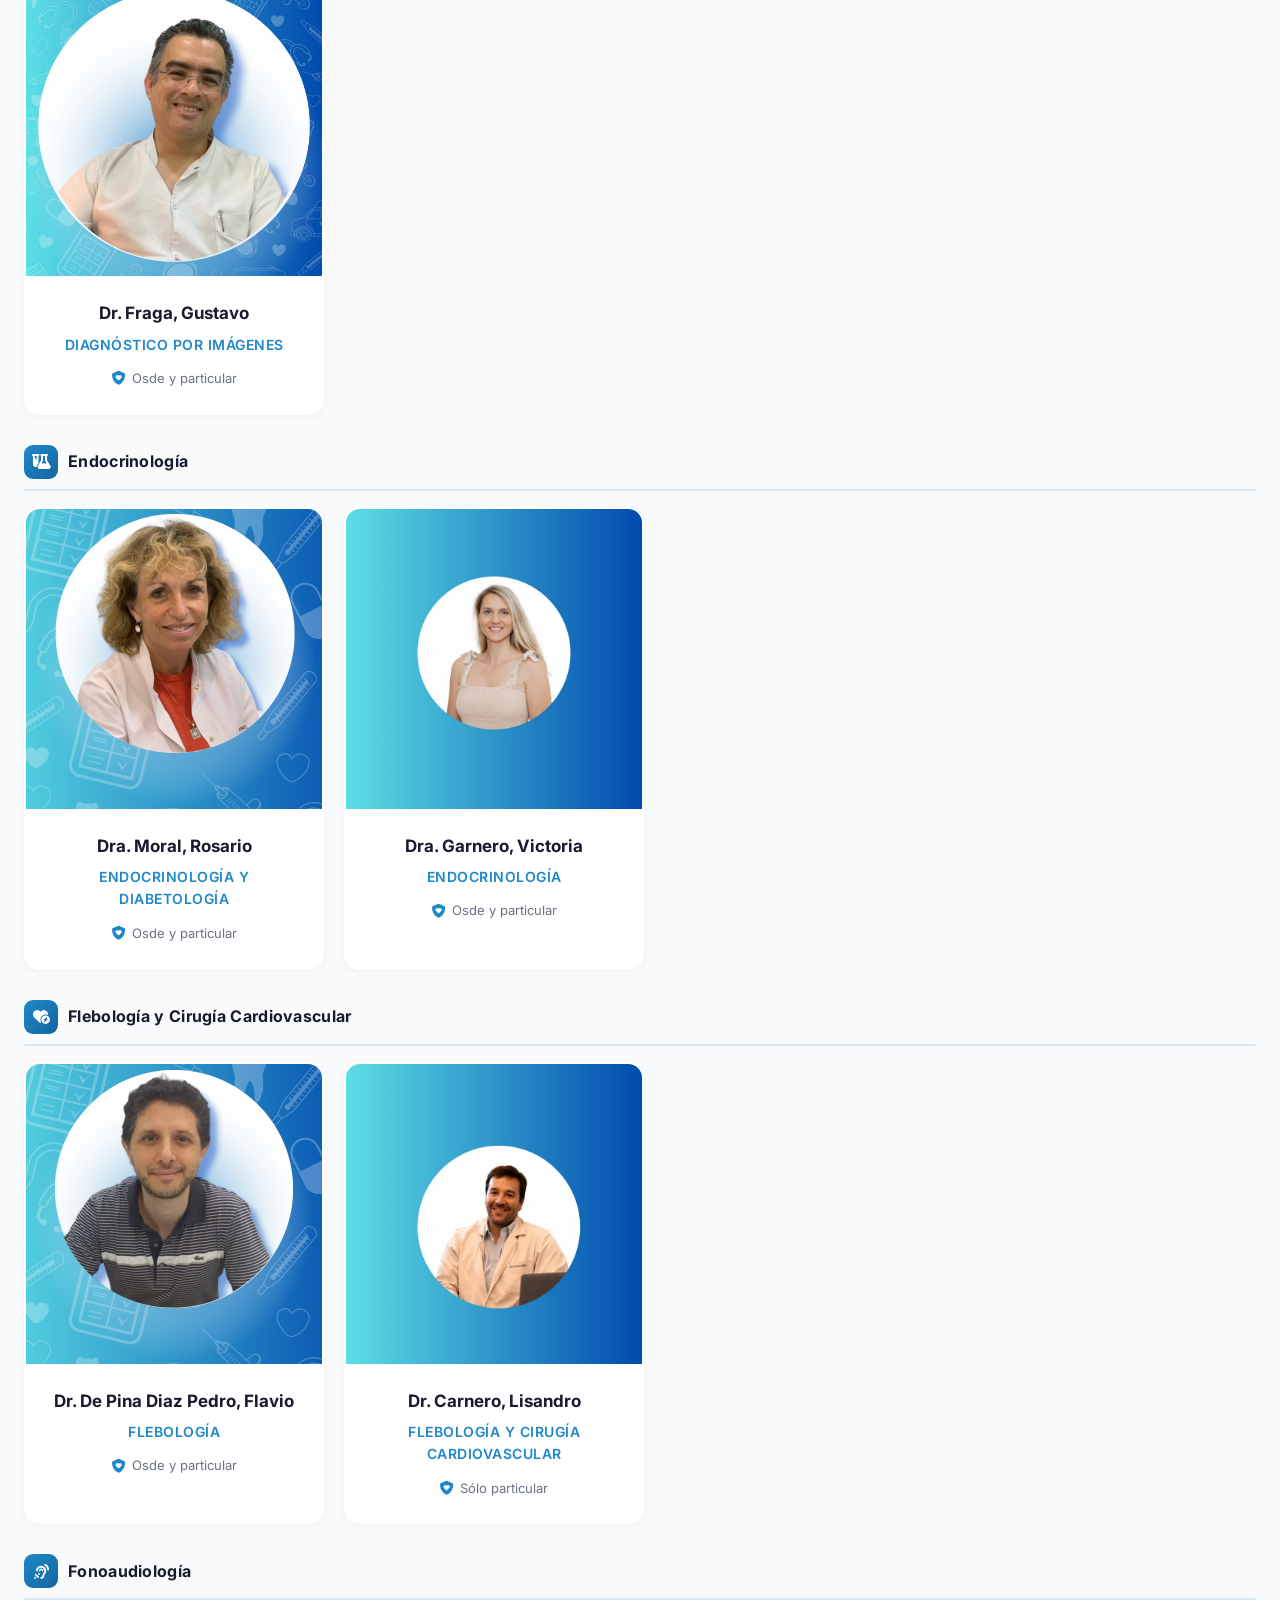
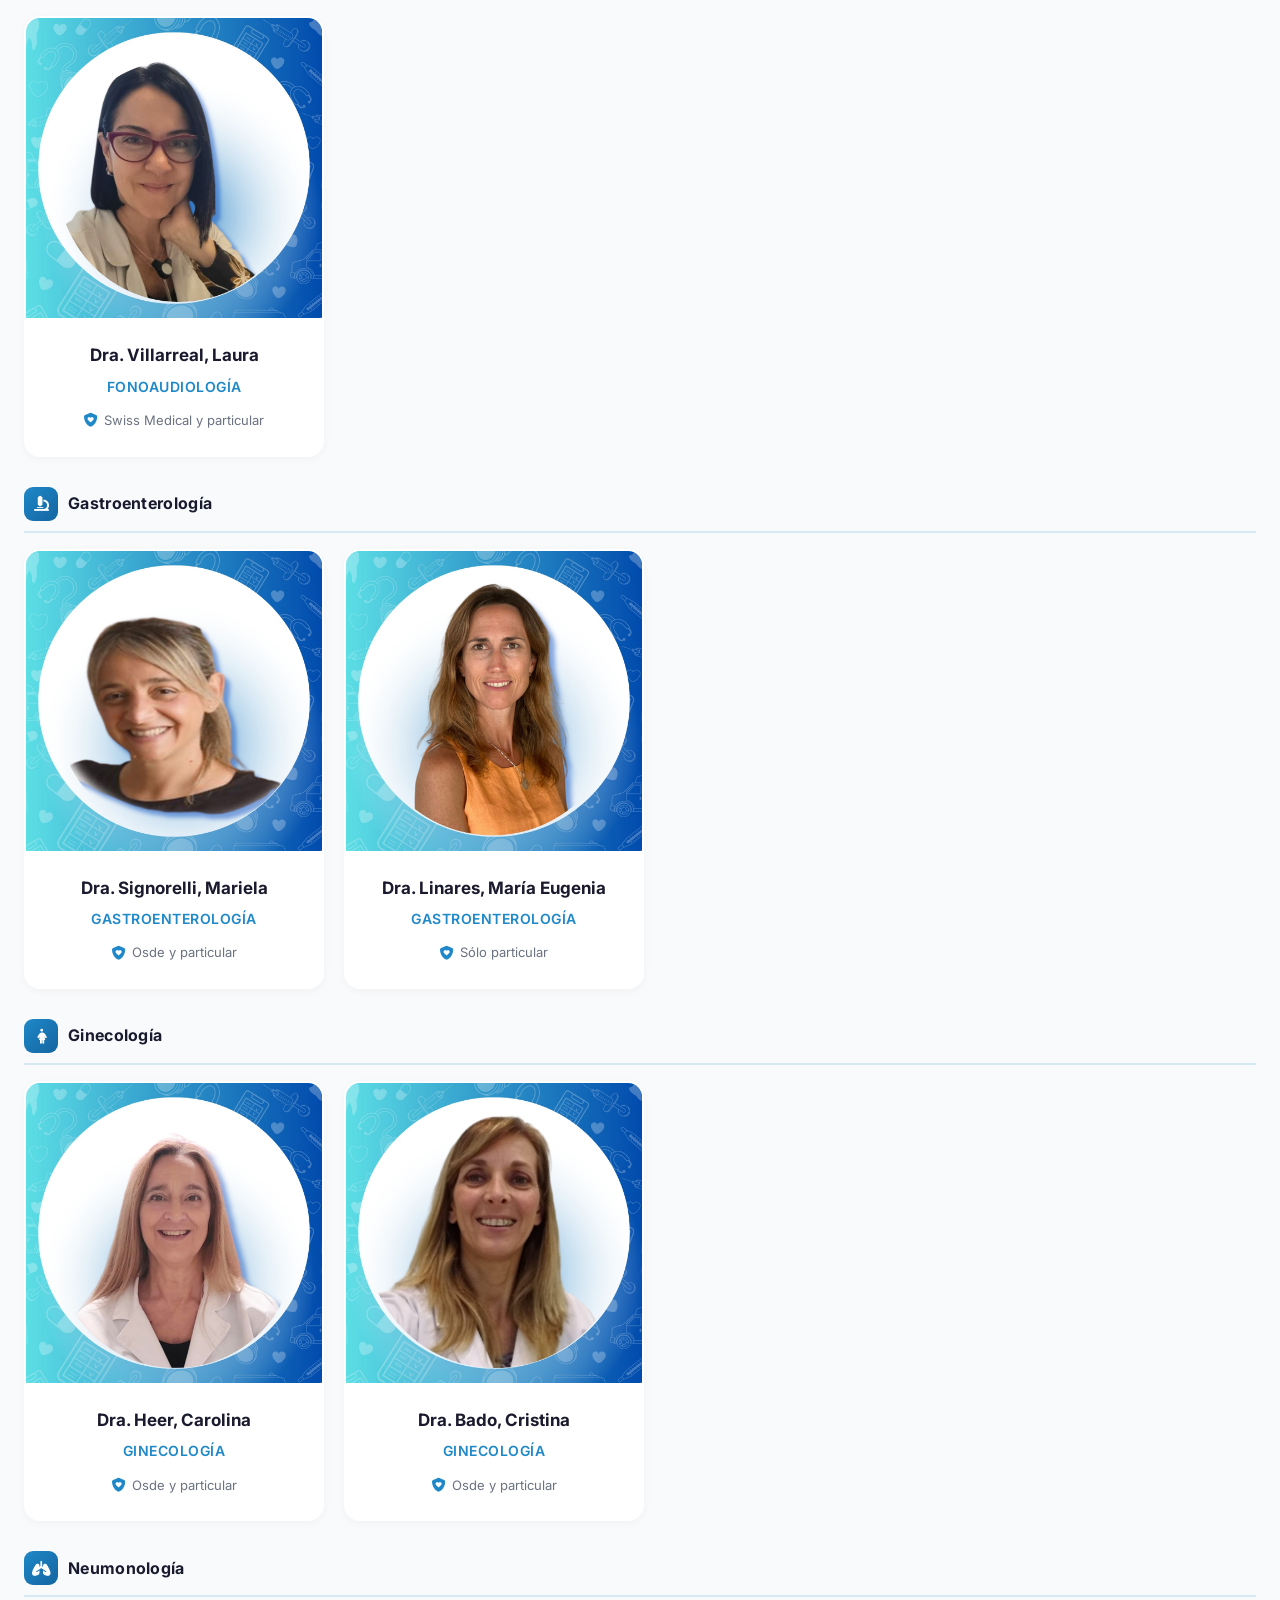
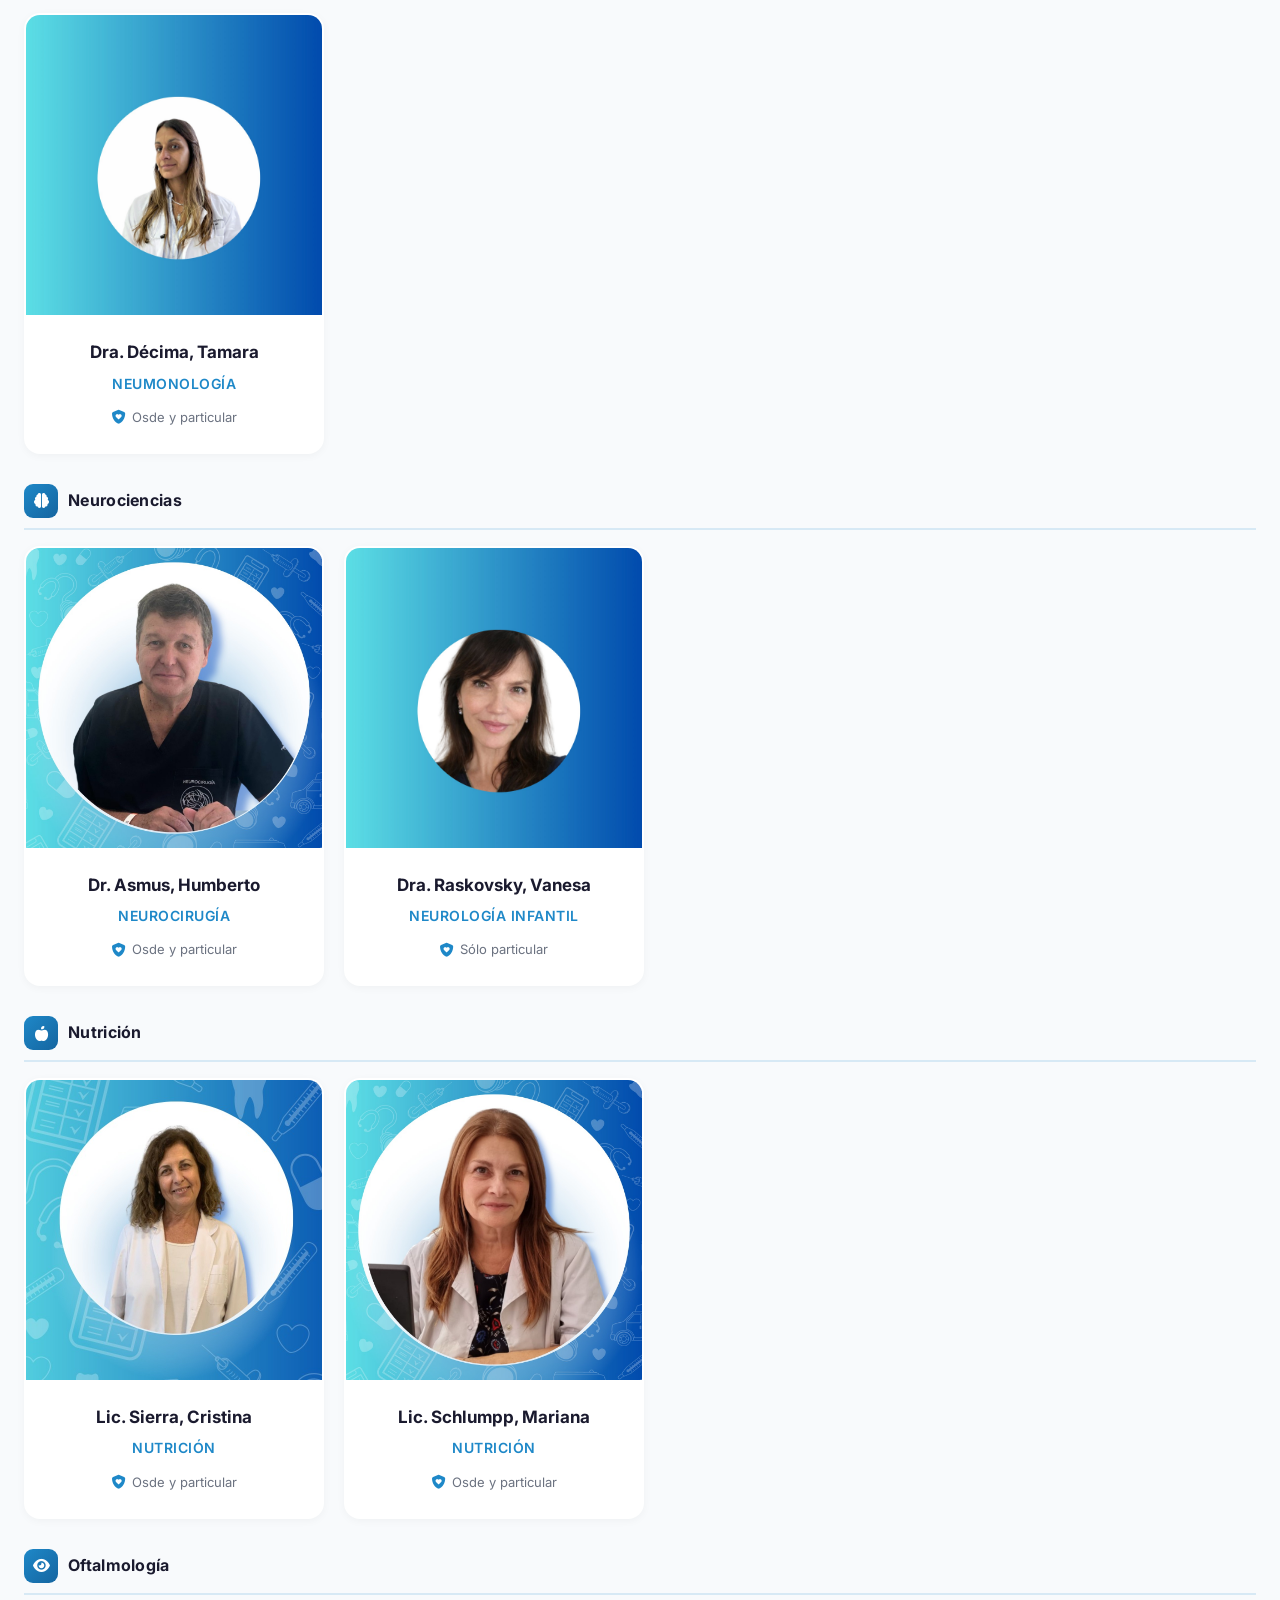
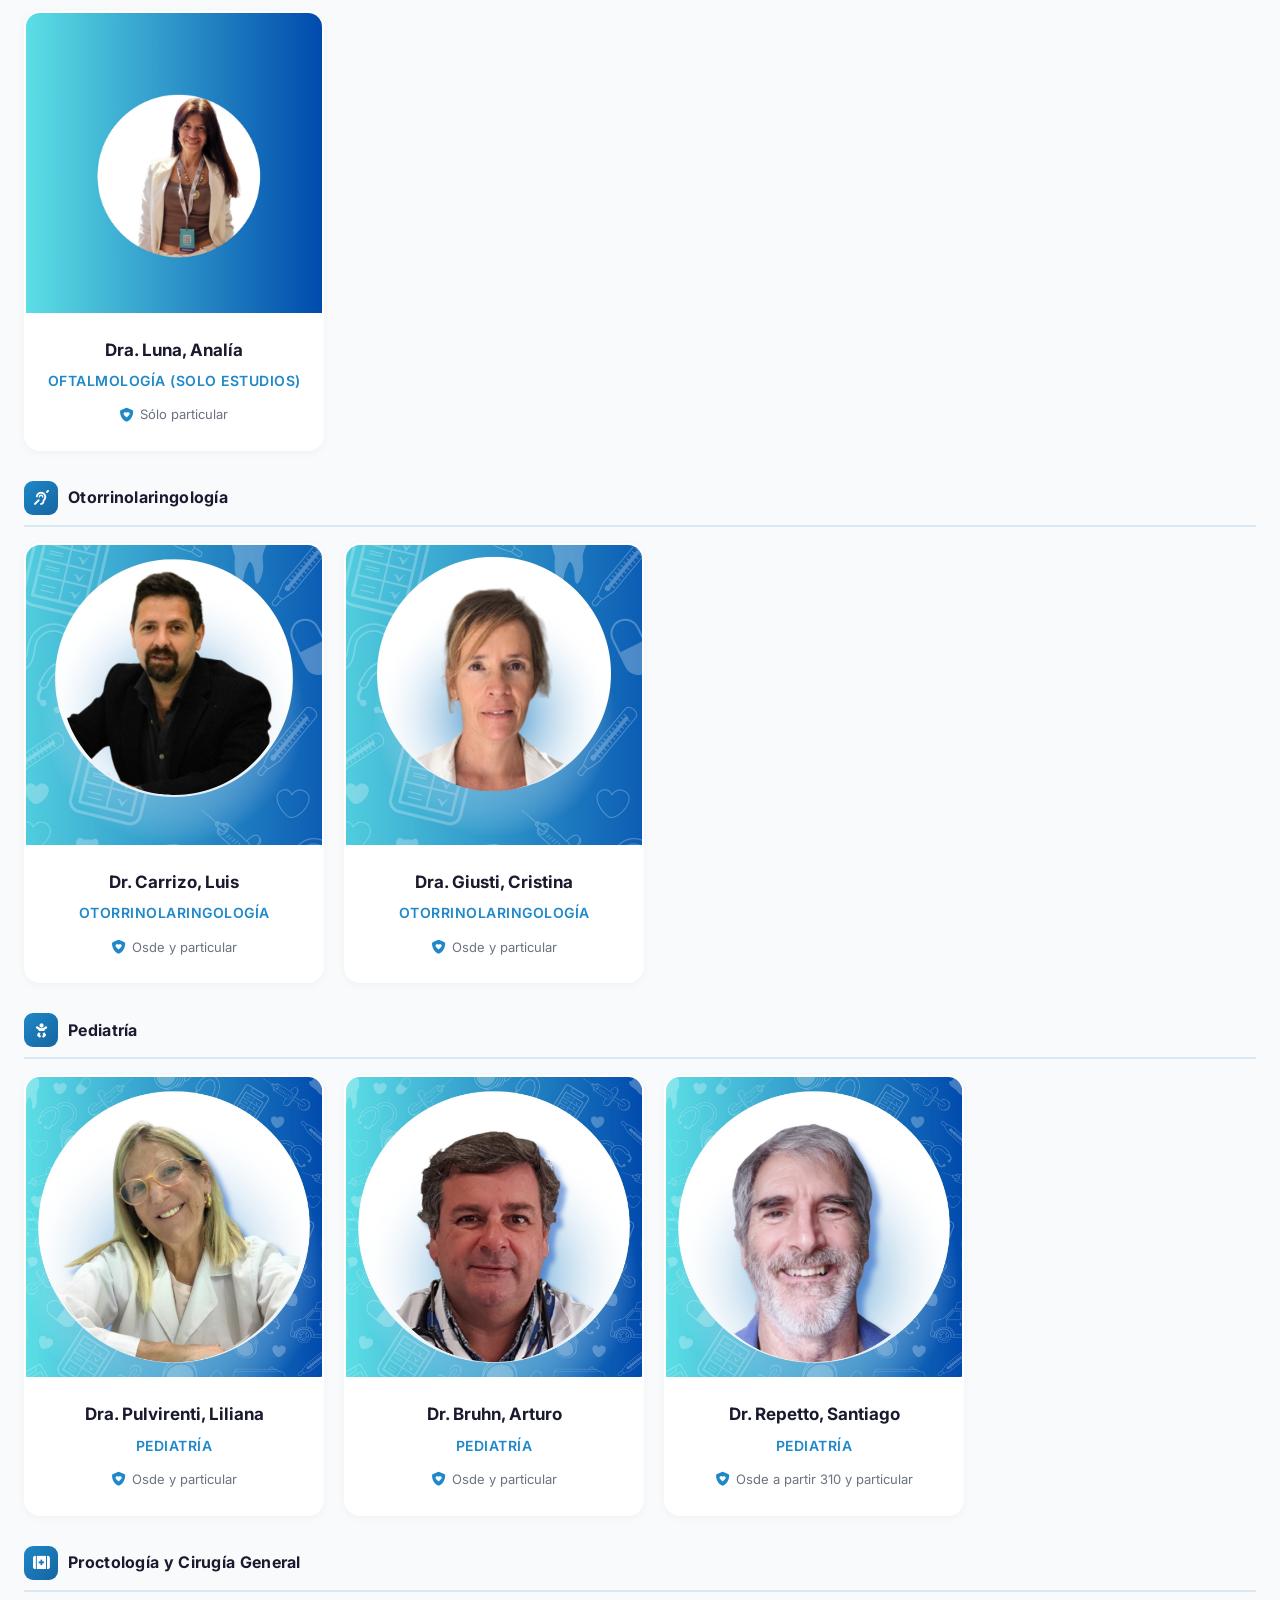
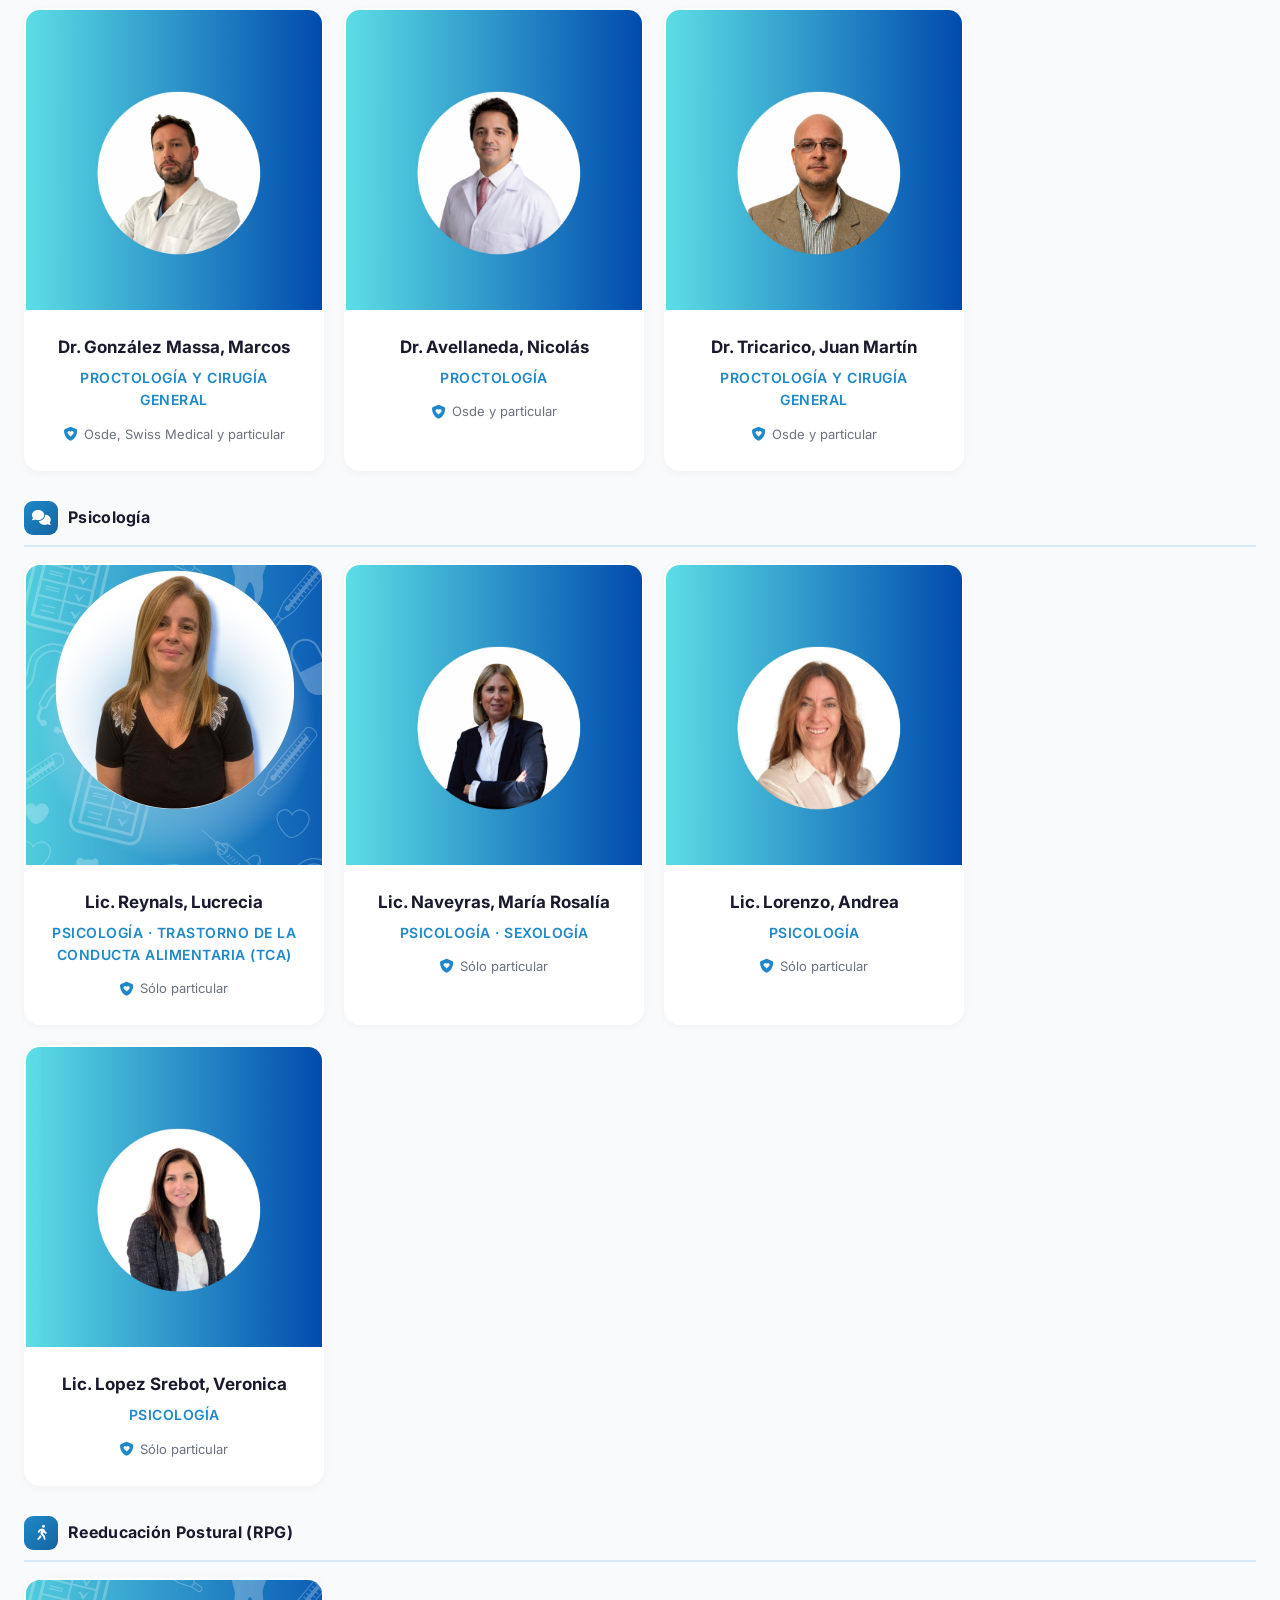
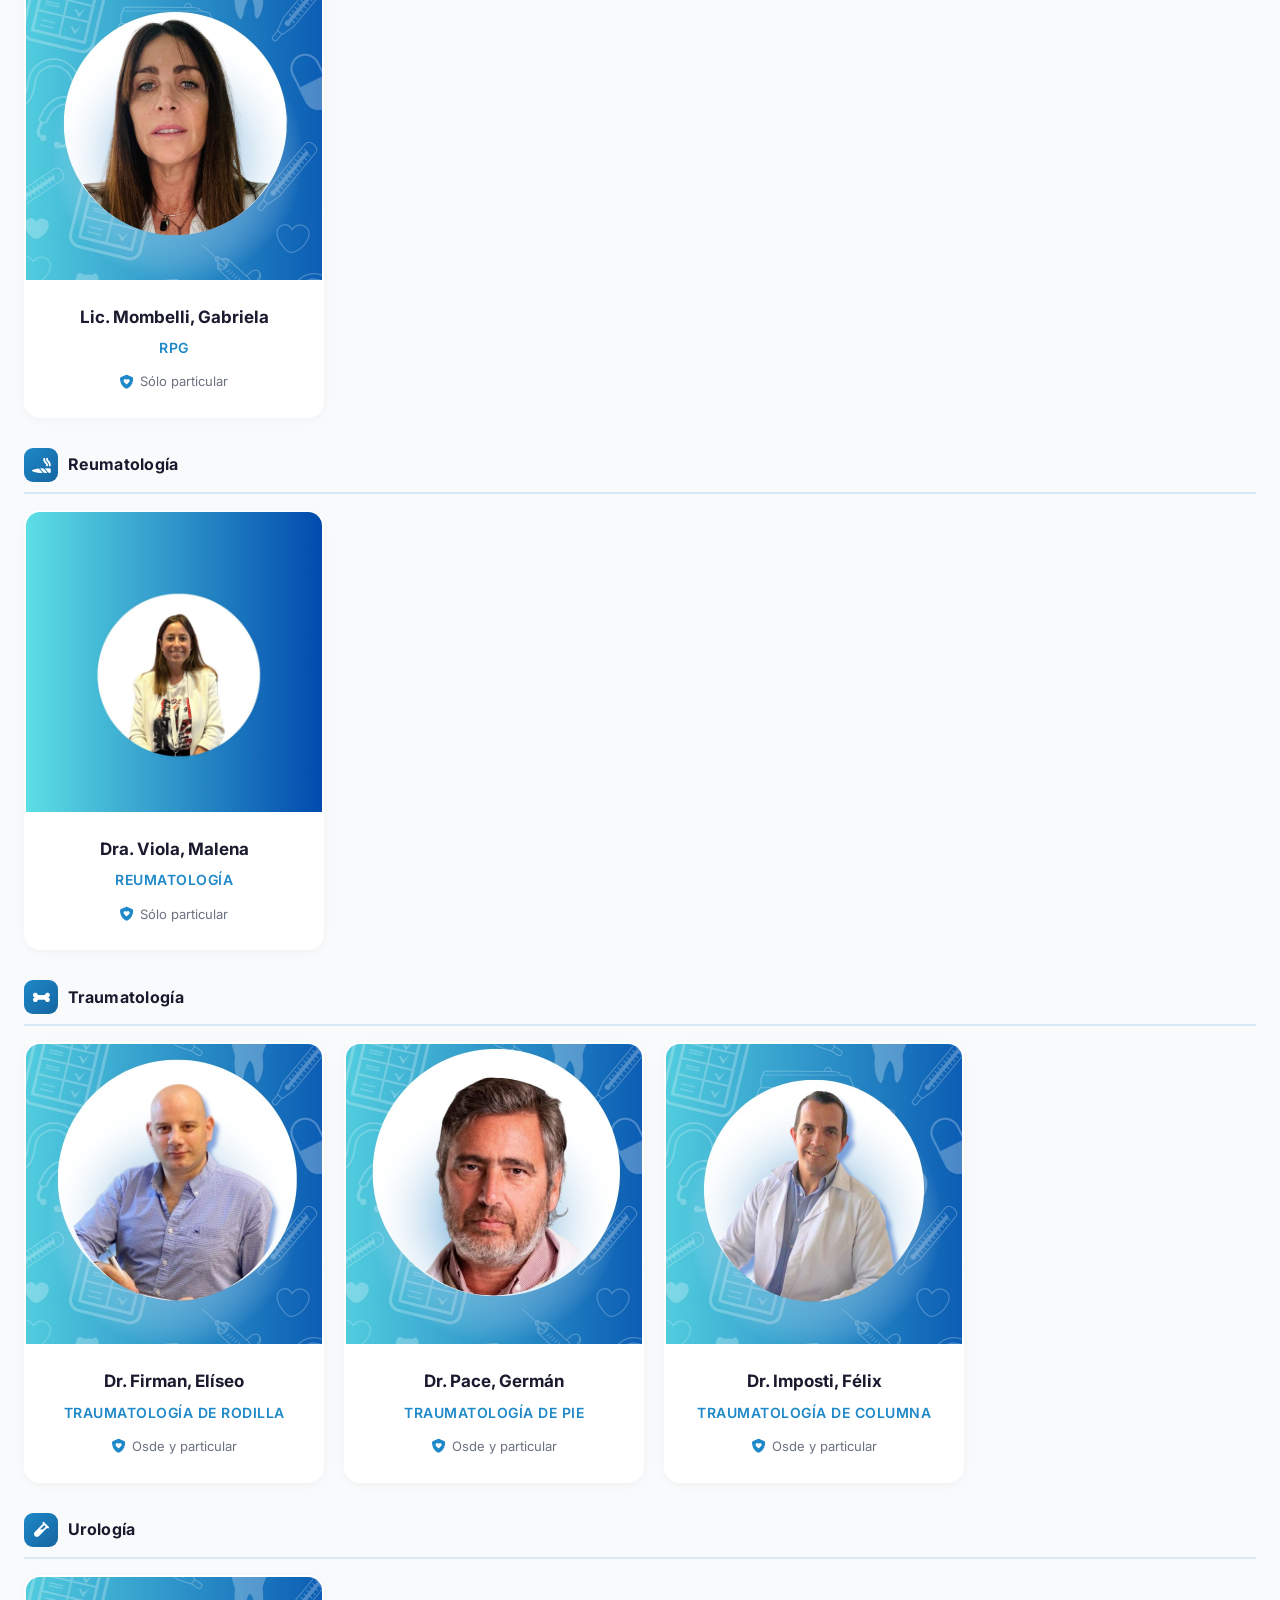
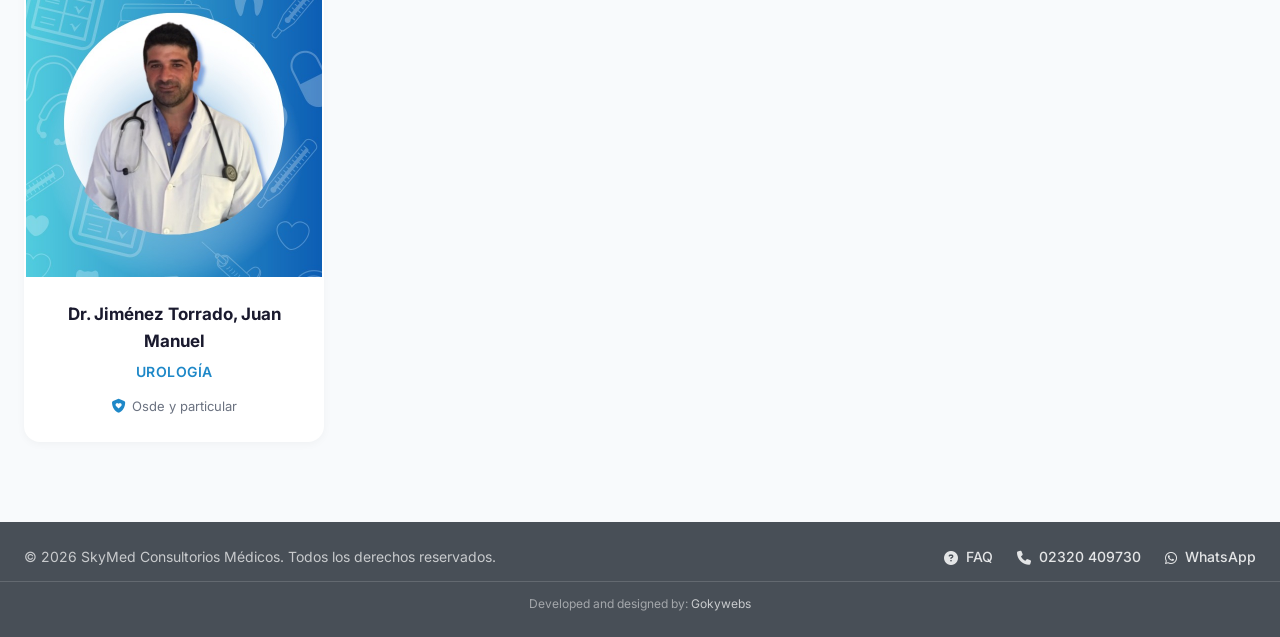
<file: staff.html>
﻿<!DOCTYPE html>
<html lang="es">
<head>
    <meta charset="UTF-8">
    <meta name="viewport" content="width=device-width, initial-scale=1.0">
    <title>Staff | SkyMed Consultorios</title>
    <link rel="icon" type="image/png" href="images/favicon.png">
    <link rel="preconnect" href="https://fonts.googleapis.com">
    <link rel="preconnect" href="https://fonts.gstatic.com" crossorigin>
    <link href="https://fonts.googleapis.com/css2?family=Inter:wght@300;400;500;600;700;800&display=swap" rel="stylesheet">
    <link rel="stylesheet" href="https://cdnjs.cloudflare.com/ajax/libs/font-awesome/6.4.0/css/all.min.css">
    <link rel="stylesheet" href="css/style.css">
</head>
<body>

    <!-- Navigation -->
    <nav class="navbar">
        <div class="container-fluid">
            <a href="index.html" class="nav-logo-link">
                <img src="images/logo.png" alt="SkyMed" class="nav-logo-img">
            </a>
            <div class="nav-right">
                <ul class="nav-menu">
                    <li><a href="index.html">Inicio</a></li>
                    <li><a href="nosotros.html">Nosotros</a></li>
                    <li><a href="staff.html" class="active">Staff</a></li>
                    <li><a href="estudios.html">Estudios</a></li>
                    <li><a href="contacto.html">Contacto</a></li>
                    <li><a href="preguntas-frecuentes.html">FAQ</a></li>
                </ul>
                <div class="nav-actions">
                    <a href="https://blipdoc.com/portal/skymedconsultorios" class="cta-btn" target="_blank" rel="noopener">SOLICITAR TURNO</a>
                </div>
                <button class="mobile-toggle">
                    <span></span>
                    <span></span>
                    <span></span>
                </button>
            </div>
        </div>
    </nav>

    <!-- Page Header -->
    <div class="page-header page-header--staff">
        <div class="container-fluid">
            <h1 class="page-header-title">STAFF</h1>
            <p class="page-header-subtitle">Nuestro equipo de profesionales</p>
        </div>
    </div>

    <!-- Staff Content -->
    <section class="staff-section">
        <div class="container-fluid">

            <div class="staff-filters" id="staffFilters">
                <button class="staff-filters-toggle" id="staffFiltersToggle">
                    <i class="fa-solid fa-filter"></i> Filtrar por especialidad
                    <i class="fa-solid fa-chevron-down staff-filters-toggle-icon"></i>
                </button>
                <div class="staff-filters-list">
                <button class="staff-filter-btn active" data-filter="todos">Todos</button>
                <button class="staff-filter-btn" data-filter="cardiologia">Cardiología</button>
                <button class="staff-filter-btn" data-filter="cirugia-plastica">Cirugía Plástica</button>
                <button class="staff-filter-btn" data-filter="clinica-medica">Clínica Médica</button>
                <button class="staff-filter-btn" data-filter="dermatologia">Dermatología</button>
                <button class="staff-filter-btn" data-filter="diagnosticos-por-imagenes">Diagnóstico por Imágenes</button>
                <button class="staff-filter-btn" data-filter="endocrinologia">Endocrinología</button>
                <button class="staff-filter-btn" data-filter="flebologia">Flebología</button>
                <button class="staff-filter-btn" data-filter="fonoaudiologia">Fonoaudiología</button>
                <button class="staff-filter-btn" data-filter="gastroenterologia">Gastroenterología</button>
                <button class="staff-filter-btn" data-filter="ginecologia">Ginecología</button>
                <button class="staff-filter-btn" data-filter="neumonologia">Neumonología</button>
                <button class="staff-filter-btn" data-filter="neurociencias">Neurociencias</button>
                <button class="staff-filter-btn" data-filter="nutricion">Nutrición</button>
                <button class="staff-filter-btn" data-filter="oftalmologia">Oftalmología</button>
                <button class="staff-filter-btn" data-filter="otorrinolaringologia">ORL</button>
                <button class="staff-filter-btn" data-filter="pediatria">Pediatría</button>
                <button class="staff-filter-btn" data-filter="proctologia">Proctología</button>
                <button class="staff-filter-btn" data-filter="psicologia">Psicología</button>
                <button class="staff-filter-btn" data-filter="rpg">RPG</button>
                <button class="staff-filter-btn" data-filter="reumatologia">Reumatología</button>
                <button class="staff-filter-btn" data-filter="traumatologia">Traumatología</button>
                <button class="staff-filter-btn" data-filter="urologia">Urología</button>
                </div>
            </div>

            <div class="staff-groups-flow">

            <!-- Cardiología -->
            <div class="staff-group" data-category="cardiologia" data-count="4">
                <div class="staff-group-header">
                    <div class="staff-group-icon"><i class="fa-solid fa-heart-pulse"></i></div>
                    <h2 class="staff-group-title">Cardiología</h2>
                </div>
                <div class="staff-grid">
                    <div class="staff-card">
                        <img src="images/staff/3.jpeg" alt="Dr. Peirano, Joaquín" class="staff-card-img">
                        <div class="staff-card-body">
                            <h3 class="staff-card-name">Dr. Peirano, Joaquín</h3>
                            <p class="staff-card-specialty">Cardiología</p>
                            <p class="staff-card-insurance"><i class="fa-solid fa-shield-heart"></i> Osde y particular</p>
                        </div>
                    </div>
                    <div class="staff-card">
                        <img src="images/staff/4.jpeg" alt="Dr. Colangelo, Héctor" class="staff-card-img">
                        <div class="staff-card-body">
                            <h3 class="staff-card-name">Dr. Colangelo, Héctor</h3>
                            <p class="staff-card-specialty">Cardiología</p>
                            <p class="staff-card-insurance"><i class="fa-solid fa-shield-heart"></i> Osde y particular</p>
                        </div>
                    </div>
                    <div class="staff-card">
                        <img src="images/staff/37.jpeg" alt="Dra. Arismendi, Lorena" class="staff-card-img">
                        <div class="staff-card-body">
                            <h3 class="staff-card-name">Dra. Arismendi, Lorena</h3>
                            <p class="staff-card-specialty">Cardiología</p>
                            <p class="staff-card-insurance"><i class="fa-solid fa-shield-heart"></i> Osde y particular</p>
                        </div>
                    </div>
                    <div class="staff-card">
                        <img src="images/staff/43.jpeg" alt="Dra. Ottonello, Virginia" class="staff-card-img">
                        <div class="staff-card-body">
                            <h3 class="staff-card-name">Dra. Ottonello, Virginia</h3>
                            <p class="staff-card-specialty">Cardiología Infantil</p>
                            <p class="staff-card-insurance"><i class="fa-solid fa-shield-heart"></i> Osde y particular</p>
                        </div>
                    </div>
                </div>
            </div>

            <!-- Cirugía Plástica -->
            <div class="staff-group" data-category="cirugia-plastica" data-count="1">
                <div class="staff-group-header">
                    <div class="staff-group-icon"><i class="fa-solid fa-hand-holding-medical"></i></div>
                    <h2 class="staff-group-title">Cirugía Plástica</h2>
                </div>
                <div class="staff-grid">
                    <div class="staff-card">
                        <img src="images/staff/1.jpeg" alt="Dra. Bramati, María Laura" class="staff-card-img">
                        <div class="staff-card-body">
                            <h3 class="staff-card-name">Dra. Bramati, María Laura</h3>
                            <p class="staff-card-specialty">Cirugía Plástica</p>
                            <p class="staff-card-insurance"><i class="fa-solid fa-shield-heart"></i> Osde 310 en adelante y particular</p>
                        </div>
                    </div>
                </div>
            </div>

            <!-- Clínica Médica -->
            <div class="staff-group" data-category="clinica-medica" data-count="3">
                <div class="staff-group-header">
                    <div class="staff-group-icon"><i class="fa-solid fa-stethoscope"></i></div>
                    <h2 class="staff-group-title">Clínica Médica</h2>
                </div>
                <div class="staff-grid">
                    <div class="staff-card">
                        <img src="images/staff/13.jpeg" alt="Dra. Diego, Andrea" class="staff-card-img">
                        <div class="staff-card-body">
                            <h3 class="staff-card-name">Dra. Diego, Andrea</h3>
                            <p class="staff-card-specialty">Clínica Médica · Especialista en obesidad y tabaquismo</p>
                            <p class="staff-card-insurance"><i class="fa-solid fa-shield-heart"></i> Osde y particular</p>
                        </div>
                    </div>
                    <div class="staff-card">
                        <img src="images/staff/39.jpeg" alt="Dra. Kempel, Mariana" class="staff-card-img">
                        <div class="staff-card-body">
                            <h3 class="staff-card-name">Dra. Kempel, Mariana</h3>
                            <p class="staff-card-specialty">Clínica Médica · ASMA · EPOC</p>
                            <p class="staff-card-insurance"><i class="fa-solid fa-shield-heart"></i> Osde y particular</p>
                        </div>
                    </div>
                    <div class="staff-card">
                        <img src="images/staff/28.jpeg" alt="Dra. Schaffer, María Cecilia" class="staff-card-img">
                        <div class="staff-card-body">
                            <h3 class="staff-card-name">Dra. Schaffer, María Cecilia</h3>
                            <p class="staff-card-specialty">Clínica Médica y Diabetología</p>
                            <p class="staff-card-insurance"><i class="fa-solid fa-shield-heart"></i> Osde y particular</p>
                        </div>
                    </div>
                </div>
            </div>

            <!-- Dermatología -->
            <div class="staff-group" data-category="dermatologia" data-count="3">
                <div class="staff-group-header">
                    <div class="staff-group-icon"><i class="fa-solid fa-hand-dots"></i></div>
                    <h2 class="staff-group-title">Dermatología</h2>
                </div>
                <div class="staff-grid">
                    <div class="staff-card">
                        <img src="images/staff/7.jpeg" alt="Dr. Gomez, José Luis" class="staff-card-img">
                        <div class="staff-card-body">
                            <h3 class="staff-card-name">Dr. Gomez, José Luis</h3>
                            <p class="staff-card-specialty">Dermatología</p>
                            <p class="staff-card-insurance"><i class="fa-solid fa-shield-heart"></i> Osde y particular</p>
                        </div>
                    </div>
                    <div class="staff-card">
                        <img src="images/staff/30.jpeg" alt="Dra. Pagliarino, María Sol" class="staff-card-img">
                        <div class="staff-card-body">
                            <h3 class="staff-card-name">Dra. Pagliarino, María Sol</h3>
                            <p class="staff-card-specialty">Dermatología</p>
                            <p class="staff-card-insurance"><i class="fa-solid fa-shield-heart"></i> Osde y particular</p>
                        </div>
                    </div>
                    <div class="staff-card">
                        <img src="images/staff/8.jpeg" alt="Dra. Gomez, Luciana" class="staff-card-img">
                        <div class="staff-card-body">
                            <h3 class="staff-card-name">Dra. Gomez, Luciana</h3>
                            <p class="staff-card-specialty">Dermatología</p>
                            <p class="staff-card-insurance"><i class="fa-solid fa-shield-heart"></i> Osde y particular</p>
                        </div>
                    </div>
                </div>
            </div>

            <!-- Diagnóstico por Imágenes -->
            <div class="staff-group" data-category="diagnosticos-por-imagenes" data-count="1">
                <div class="staff-group-header">
                    <div class="staff-group-icon"><i class="fa-solid fa-x-ray"></i></div>
                    <h2 class="staff-group-title">Diagnóstico por Imágenes</h2>
                </div>
                <div class="staff-grid">
                    <div class="staff-card">
                        <img src="images/staff/16.jpeg" alt="Dr. Fraga, Gustavo" class="staff-card-img">
                        <div class="staff-card-body">
                            <h3 class="staff-card-name">Dr. Fraga, Gustavo</h3>
                            <p class="staff-card-specialty">Diagnóstico por Imágenes</p>
                            <p class="staff-card-insurance"><i class="fa-solid fa-shield-heart"></i> Osde y particular</p>
                        </div>
                    </div>
                </div>
            </div>

            <!-- Endocrinología -->
            <div class="staff-group" data-category="endocrinologia" data-count="2">
                <div class="staff-group-header">
                    <div class="staff-group-icon"><i class="fa-solid fa-flask-vial"></i></div>
                    <h2 class="staff-group-title">Endocrinología</h2>
                </div>
                <div class="staff-grid">
                    <div class="staff-card">
                        <img src="images/staff/27.jpeg" alt="Dra. Moral, Rosario" class="staff-card-img">
                        <div class="staff-card-body">
                            <h3 class="staff-card-name">Dra. Moral, Rosario</h3>
                            <p class="staff-card-specialty">Endocrinología y Diabetología</p>
                            <p class="staff-card-insurance"><i class="fa-solid fa-shield-heart"></i> Osde y particular</p>
                        </div>
                    </div>
                    <div class="staff-card">
                        <img src="images/staff/29.jpeg" alt="Dra. Garnero, Victoria" class="staff-card-img">
                        <div class="staff-card-body">
                            <h3 class="staff-card-name">Dra. Garnero, Victoria</h3>
                            <p class="staff-card-specialty">Endocrinología</p>
                            <p class="staff-card-insurance"><i class="fa-solid fa-shield-heart"></i> Osde y particular</p>
                        </div>
                    </div>
                </div>
            </div>

            <!-- Flebología -->
            <div class="staff-group" data-category="flebologia" data-count="2">
                <div class="staff-group-header">
                    <div class="staff-group-icon"><i class="fa-solid fa-heart-circle-bolt"></i></div>
                    <h2 class="staff-group-title">Flebología y Cirugía Cardiovascular</h2>
                </div>
                <div class="staff-grid">
                    <div class="staff-card">
                        <img src="images/staff/5.jpeg" alt="Dr. De Pina Diaz Pedro, Flavio" class="staff-card-img">
                        <div class="staff-card-body">
                            <h3 class="staff-card-name">Dr. De Pina Diaz Pedro, Flavio</h3>
                            <p class="staff-card-specialty">Flebología</p>
                            <p class="staff-card-insurance"><i class="fa-solid fa-shield-heart"></i> Osde y particular</p>
                        </div>
                    </div>
                    <div class="staff-card">
                        <img src="images/staff/34.jpeg" alt="Dr. Carnero, Lisandro" class="staff-card-img">
                        <div class="staff-card-body">
                            <h3 class="staff-card-name">Dr. Carnero, Lisandro</h3>
                            <p class="staff-card-specialty">Flebología y Cirugía Cardiovascular</p>
                            <p class="staff-card-insurance"><i class="fa-solid fa-shield-heart"></i> Sólo particular</p>
                        </div>
                    </div>
                </div>
            </div>

            <!-- Fonoaudiología -->
            <div class="staff-group" data-category="fonoaudiologia" data-count="1">
                <div class="staff-group-header">
                    <div class="staff-group-icon"><i class="fa-solid fa-ear-listen"></i></div>
                    <h2 class="staff-group-title">Fonoaudiología</h2>
                </div>
                <div class="staff-grid">
                    <div class="staff-card">
                        <img src="images/staff/26.jpeg" alt="Dra. Villarreal, Laura" class="staff-card-img">
                        <div class="staff-card-body">
                            <h3 class="staff-card-name">Dra. Villarreal, Laura</h3>
                            <p class="staff-card-specialty">Fonoaudiología</p>
                            <p class="staff-card-insurance"><i class="fa-solid fa-shield-heart"></i> Swiss Medical y particular</p>
                        </div>
                    </div>
                </div>
            </div>

            <!-- Gastroenterología -->
            <div class="staff-group" data-category="gastroenterologia" data-count="2">
                <div class="staff-group-header">
                    <div class="staff-group-icon"><i class="fa-solid fa-microscope"></i></div>
                    <h2 class="staff-group-title">Gastroenterología</h2>
                </div>
                <div class="staff-grid">
                    <div class="staff-card">
                        <img src="images/staff/20.jpeg" alt="Dra. Signorelli, Mariela" class="staff-card-img">
                        <div class="staff-card-body">
                            <h3 class="staff-card-name">Dra. Signorelli, Mariela</h3>
                            <p class="staff-card-specialty">Gastroenterología</p>
                            <p class="staff-card-insurance"><i class="fa-solid fa-shield-heart"></i> Osde y particular</p>
                        </div>
                    </div>
                    <div class="staff-card">
                        <img src="images/staff/21.jpeg" alt="Dra. Linares, María Eugenia" class="staff-card-img">
                        <div class="staff-card-body">
                            <h3 class="staff-card-name">Dra. Linares, María Eugenia</h3>
                            <p class="staff-card-specialty">Gastroenterología</p>
                            <p class="staff-card-insurance"><i class="fa-solid fa-shield-heart"></i> Sólo particular</p>
                        </div>
                    </div>
                </div>
            </div>

            <!-- Ginecología -->
            <div class="staff-group" data-category="ginecologia" data-count="2">
                <div class="staff-group-header">
                    <div class="staff-group-icon"><i class="fa-solid fa-person-dress"></i></div>
                    <h2 class="staff-group-title">Ginecología</h2>
                </div>
                <div class="staff-grid">
                    <div class="staff-card">
                        <img src="images/staff/19.jpeg" alt="Dra. Heer, Carolina" class="staff-card-img">
                        <div class="staff-card-body">
                            <h3 class="staff-card-name">Dra. Heer, Carolina</h3>
                            <p class="staff-card-specialty">Ginecología</p>
                            <p class="staff-card-insurance"><i class="fa-solid fa-shield-heart"></i> Osde y particular</p>
                        </div>
                    </div>
                    <div class="staff-card">
                        <img src="images/staff/18.jpeg" alt="Dra. Bado, Cristina" class="staff-card-img">
                        <div class="staff-card-body">
                            <h3 class="staff-card-name">Dra. Bado, Cristina</h3>
                            <p class="staff-card-specialty">Ginecología</p>
                            <p class="staff-card-insurance"><i class="fa-solid fa-shield-heart"></i> Osde y particular</p>
                        </div>
                    </div>
                </div>
            </div>

            <!-- Neumonología -->
            <div class="staff-group" data-category="neumonologia" data-count="1">
                <div class="staff-group-header">
                    <div class="staff-group-icon"><i class="fa-solid fa-lungs"></i></div>
                    <h2 class="staff-group-title">Neumonología</h2>
                </div>
                <div class="staff-grid">
                    <div class="staff-card">
                        <img src="images/staff/36.jpeg" alt="Dra. Décima, Tamara" class="staff-card-img">
                        <div class="staff-card-body">
                            <h3 class="staff-card-name">Dra. Décima, Tamara</h3>
                            <p class="staff-card-specialty">Neumonología</p>
                            <p class="staff-card-insurance"><i class="fa-solid fa-shield-heart"></i> Osde y particular</p>
                        </div>
                    </div>
                </div>
            </div>

            <!-- Neurociencias -->
            <div class="staff-group" data-category="neurociencias" data-count="2">
                <div class="staff-group-header">
                    <div class="staff-group-icon"><i class="fa-solid fa-brain"></i></div>
                    <h2 class="staff-group-title">Neurociencias</h2>
                </div>
                <div class="staff-grid">
                    <div class="staff-card">
                        <img src="images/staff/25.jpeg" alt="Dr. Asmus, Humberto" class="staff-card-img">
                        <div class="staff-card-body">
                            <h3 class="staff-card-name">Dr. Asmus, Humberto</h3>
                            <p class="staff-card-specialty">Neurocirugía</p>
                            <p class="staff-card-insurance"><i class="fa-solid fa-shield-heart"></i> Osde y particular</p>
                        </div>
                    </div>
                    <div class="staff-card">
                        <img src="images/staff/41.jpeg" alt="Dra. Raskovsky, Vanesa" class="staff-card-img">
                        <div class="staff-card-body">
                            <h3 class="staff-card-name">Dra. Raskovsky, Vanesa</h3>
                            <p class="staff-card-specialty">Neurología Infantil</p>
                            <p class="staff-card-insurance"><i class="fa-solid fa-shield-heart"></i> Sólo particular</p>
                        </div>
                    </div>
                </div>
            </div>

            <!-- Nutrición -->
            <div class="staff-group" data-category="nutricion" data-count="2">
                <div class="staff-group-header">
                    <div class="staff-group-icon"><i class="fa-solid fa-apple-whole"></i></div>
                    <h2 class="staff-group-title">Nutrición</h2>
                </div>
                <div class="staff-grid">
                    <div class="staff-card">
                        <img src="images/staff/15.jpeg" alt="Lic. Sierra, Cristina" class="staff-card-img">
                        <div class="staff-card-body">
                            <h3 class="staff-card-name">Lic. Sierra, Cristina</h3>
                            <p class="staff-card-specialty">Nutrición</p>
                            <p class="staff-card-insurance"><i class="fa-solid fa-shield-heart"></i> Osde y particular</p>
                        </div>
                    </div>
                    <div class="staff-card">
                        <img src="images/staff/17.jpeg" alt="Lic. Schlumpp, Mariana" class="staff-card-img">
                        <div class="staff-card-body">
                            <h3 class="staff-card-name">Lic. Schlumpp, Mariana</h3>
                            <p class="staff-card-specialty">Nutrición</p>
                            <p class="staff-card-insurance"><i class="fa-solid fa-shield-heart"></i> Osde y particular</p>
                        </div>
                    </div>
                </div>
            </div>

            <!-- Oftalmología -->
            <div class="staff-group" data-category="oftalmologia" data-count="1">
                <div class="staff-group-header">
                    <div class="staff-group-icon"><i class="fa-solid fa-eye"></i></div>
                    <h2 class="staff-group-title">Oftalmología</h2>
                </div>
                <div class="staff-grid">
                    <div class="staff-card">
                        <img src="images/staff/40.jpeg" alt="Dra. Luna, Analía" class="staff-card-img">
                        <div class="staff-card-body">
                            <h3 class="staff-card-name">Dra. Luna, Analía</h3>
                            <p class="staff-card-specialty">Oftalmología (solo estudios)</p>
                            <p class="staff-card-insurance"><i class="fa-solid fa-shield-heart"></i> Sólo particular</p>
                        </div>
                    </div>
                </div>
            </div>

            <!-- Otorrinolaringología -->
            <div class="staff-group" data-category="otorrinolaringologia" data-count="2">
                <div class="staff-group-header">
                    <div class="staff-group-icon"><i class="fa-solid fa-ear-deaf"></i></div>
                    <h2 class="staff-group-title">Otorrinolaringología</h2>
                </div>
                <div class="staff-grid">
                    <div class="staff-card">
                        <img src="images/staff/10.jpeg" alt="Dr. Carrizo, Luis" class="staff-card-img">
                        <div class="staff-card-body">
                            <h3 class="staff-card-name">Dr. Carrizo, Luis</h3>
                            <p class="staff-card-specialty">Otorrinolaringología</p>
                            <p class="staff-card-insurance"><i class="fa-solid fa-shield-heart"></i> Osde y particular</p>
                        </div>
                    </div>
                    <div class="staff-card">
                        <img src="images/staff/11.jpeg" alt="Dra. Giusti, Cristina" class="staff-card-img">
                        <div class="staff-card-body">
                            <h3 class="staff-card-name">Dra. Giusti, Cristina</h3>
                            <p class="staff-card-specialty">Otorrinolaringología</p>
                            <p class="staff-card-insurance"><i class="fa-solid fa-shield-heart"></i> Osde y particular</p>
                        </div>
                    </div>
                </div>
            </div>

            <!-- Pediatría -->
            <div class="staff-group" data-category="pediatria" data-count="3">
                <div class="staff-group-header">
                    <div class="staff-group-icon"><i class="fa-solid fa-baby"></i></div>
                    <h2 class="staff-group-title">Pediatría</h2>
                </div>
                <div class="staff-grid">
                    <div class="staff-card">
                        <img src="images/staff/22.jpeg" alt="Dra. Pulvirenti, Liliana" class="staff-card-img">
                        <div class="staff-card-body">
                            <h3 class="staff-card-name">Dra. Pulvirenti, Liliana</h3>
                            <p class="staff-card-specialty">Pediatría</p>
                            <p class="staff-card-insurance"><i class="fa-solid fa-shield-heart"></i> Osde y particular</p>
                        </div>
                    </div>
                    <div class="staff-card">
                        <img src="images/staff/23.jpeg" alt="Dr. Bruhn, Arturo" class="staff-card-img">
                        <div class="staff-card-body">
                            <h3 class="staff-card-name">Dr. Bruhn, Arturo</h3>
                            <p class="staff-card-specialty">Pediatría</p>
                            <p class="staff-card-insurance"><i class="fa-solid fa-shield-heart"></i> Osde y particular</p>
                        </div>
                    </div>
                    <div class="staff-card">
                        <img src="images/staff/24.jpeg" alt="Dr. Repetto, Santiago" class="staff-card-img">
                        <div class="staff-card-body">
                            <h3 class="staff-card-name">Dr. Repetto, Santiago</h3>
                            <p class="staff-card-specialty">Pediatría</p>
                            <p class="staff-card-insurance"><i class="fa-solid fa-shield-heart"></i> Osde a partir 310 y particular</p>
                        </div>
                    </div>
                </div>
            </div>

            <!-- Proctología y Cirugía General -->
            <div class="staff-group" data-category="proctologia" data-count="3">
                <div class="staff-group-header">
                    <div class="staff-group-icon"><i class="fa-solid fa-kit-medical"></i></div>
                    <h2 class="staff-group-title">Proctología y Cirugía General</h2>
                </div>
                <div class="staff-grid">
                    <div class="staff-card">
                        <img src="images/staff/32.jpeg" alt="Dr. González Massa, Marcos" class="staff-card-img">
                        <div class="staff-card-body">
                            <h3 class="staff-card-name">Dr. González Massa, Marcos</h3>
                            <p class="staff-card-specialty">Proctología y Cirugía General</p>
                            <p class="staff-card-insurance"><i class="fa-solid fa-shield-heart"></i> Osde, Swiss Medical y particular</p>
                        </div>
                    </div>
                    <div class="staff-card">
                        <img src="images/staff/33.jpeg" alt="Dr. Avellaneda, Nicolás" class="staff-card-img">
                        <div class="staff-card-body">
                            <h3 class="staff-card-name">Dr. Avellaneda, Nicolás</h3>
                            <p class="staff-card-specialty">Proctología</p>
                            <p class="staff-card-insurance"><i class="fa-solid fa-shield-heart"></i> Osde y particular</p>
                        </div>
                    </div>
                    <div class="staff-card">
                        <img src="images/staff/35.jpeg" alt="Dr. Tricarico, Juan Martín" class="staff-card-img">
                        <div class="staff-card-body">
                            <h3 class="staff-card-name">Dr. Tricarico, Juan Martín</h3>
                            <p class="staff-card-specialty">Proctología y Cirugía General</p>
                            <p class="staff-card-insurance"><i class="fa-solid fa-shield-heart"></i> Osde y particular</p>
                        </div>
                    </div>
                </div>
            </div>

            <!-- Psicología -->
            <div class="staff-group" data-category="psicologia" data-count="4">
                <div class="staff-group-header">
                    <div class="staff-group-icon"><i class="fa-solid fa-comments"></i></div>
                    <h2 class="staff-group-title">Psicología</h2>
                </div>
                <div class="staff-grid">
                    <div class="staff-card">
                        <img src="images/staff/14.jpeg" alt="Lic. Reynals, Lucrecia" class="staff-card-img">
                        <div class="staff-card-body">
                            <h3 class="staff-card-name">Lic. Reynals, Lucrecia</h3>
                            <p class="staff-card-specialty">Psicología · Trastorno de la conducta alimentaria (TCA)</p>
                            <p class="staff-card-insurance"><i class="fa-solid fa-shield-heart"></i> Sólo particular</p>
                        </div>
                    </div>
                    <div class="staff-card">
                        <img src="images/staff/31.jpeg" alt="Lic. Naveyras, María Rosalía" class="staff-card-img">
                        <div class="staff-card-body">
                            <h3 class="staff-card-name">Lic. Naveyras, María Rosalía</h3>
                            <p class="staff-card-specialty">Psicología · Sexología</p>
                            <p class="staff-card-insurance"><i class="fa-solid fa-shield-heart"></i> Sólo particular</p>
                        </div>
                    </div>
                    <div class="staff-card">
                        <img src="images/staff/38.jpeg" alt="Lic. Lorenzo, Andrea" class="staff-card-img">
                        <div class="staff-card-body">
                            <h3 class="staff-card-name">Lic. Lorenzo, Andrea</h3>
                            <p class="staff-card-specialty">Psicología</p>
                            <p class="staff-card-insurance"><i class="fa-solid fa-shield-heart"></i> Sólo particular</p>
                        </div>
                    </div>
                    <div class="staff-card">
                        <img src="images/staff/veronicalopez.jpeg" alt="Lic. Lopez Srebot, Veronica" class="staff-card-img">
                        <div class="staff-card-body">
                            <h3 class="staff-card-name">Lic. Lopez Srebot, Veronica</h3>
                            <p class="staff-card-specialty">Psicología</p>
                            <p class="staff-card-insurance"><i class="fa-solid fa-shield-heart"></i> Sólo particular</p>
                        </div>
                    </div>
                </div>
            </div>

            <!-- RPG y Rehabilitación -->
            <div class="staff-group" data-category="rpg" data-count="1">
                <div class="staff-group-header">
                    <div class="staff-group-icon"><i class="fa-solid fa-person-walking"></i></div>
                    <h2 class="staff-group-title">Reeducación Postural (RPG)</h2>
                </div>
                <div class="staff-grid">
                    <div class="staff-card">
                        <img src="images/staff/6.jpeg" alt="Lic. Mombelli, Gabriela" class="staff-card-img">
                        <div class="staff-card-body">
                            <h3 class="staff-card-name">Lic. Mombelli, Gabriela</h3>
                            <p class="staff-card-specialty">RPG</p>
                            <p class="staff-card-insurance"><i class="fa-solid fa-shield-heart"></i> Sólo particular</p>
                        </div>
                    </div>
                </div>
            </div>

            <!-- Reumatología -->
            <div class="staff-group" data-category="reumatologia" data-count="1">
                <div class="staff-group-header">
                    <div class="staff-group-icon"><i class="fa-solid fa-joint"></i></div>
                    <h2 class="staff-group-title">Reumatología</h2>
                </div>
                <div class="staff-grid">
                    <div class="staff-card">
                        <img src="images/staff/malenaviola.jpeg" alt="Dra. Viola, Malena" class="staff-card-img">
                        <div class="staff-card-body">
                            <h3 class="staff-card-name">Dra. Viola, Malena</h3>
                            <p class="staff-card-specialty">Reumatología</p>
                            <p class="staff-card-insurance"><i class="fa-solid fa-shield-heart"></i> Sólo particular</p>
                        </div>
                    </div>
                </div>
            </div>

            <!-- Traumatología -->
            <div class="staff-group" data-category="traumatologia" data-count="3">
                <div class="staff-group-header">
                    <div class="staff-group-icon"><i class="fa-solid fa-bone"></i></div>
                    <h2 class="staff-group-title">Traumatología</h2>
                </div>
                <div class="staff-grid">
                    <div class="staff-card">
                        <img src="images/staff/9.jpeg" alt="Dr. Firman, Elíseo" class="staff-card-img">
                        <div class="staff-card-body">
                            <h3 class="staff-card-name">Dr. Firman, Elíseo</h3>
                            <p class="staff-card-specialty">Traumatología de Rodilla</p>
                            <p class="staff-card-insurance"><i class="fa-solid fa-shield-heart"></i> Osde y particular</p>
                        </div>
                    </div>
                    <div class="staff-card">
                        <img src="images/staff/12.jpeg" alt="Dr. Pace, Germán" class="staff-card-img">
                        <div class="staff-card-body">
                            <h3 class="staff-card-name">Dr. Pace, Germán</h3>
                            <p class="staff-card-specialty">Traumatología de Pie</p>
                            <p class="staff-card-insurance"><i class="fa-solid fa-shield-heart"></i> Osde y particular</p>
                        </div>
                    </div>
                    <div class="staff-card">
                        <img src="images/staff/42.jpeg" alt="Dr. Imposti, Félix" class="staff-card-img">
                        <div class="staff-card-body">
                            <h3 class="staff-card-name">Dr. Imposti, Félix</h3>
                            <p class="staff-card-specialty">Traumatología de Columna</p>
                            <p class="staff-card-insurance"><i class="fa-solid fa-shield-heart"></i> Osde y particular</p>
                        </div>
                    </div>
                </div>
            </div>

            <!-- Urología -->
            <div class="staff-group" data-category="urologia" data-count="1">
                <div class="staff-group-header">
                    <div class="staff-group-icon"><i class="fa-solid fa-vial"></i></div>
                    <h2 class="staff-group-title">Urología</h2>
                </div>
                <div class="staff-grid">
                    <div class="staff-card">
                        <img src="images/staff/2.jpeg" alt="Dr. Jiménez Torrado, Juan Manuel" class="staff-card-img">
                        <div class="staff-card-body">
                            <h3 class="staff-card-name">Dr. Jiménez Torrado, Juan Manuel</h3>
                            <p class="staff-card-specialty">Urología</p>
                            <p class="staff-card-insurance"><i class="fa-solid fa-shield-heart"></i> Osde y particular</p>
                        </div>
                    </div>
                </div>
            </div>

            </div><!-- /staff-groups-flow -->

        </div>
    </section>

    <!-- Modal -->
    <div class="modal" id="skymedModal">
        <div class="modal-overlay"></div>
        <div class="modal-content">
            <button class="modal-close"><i class="fa-solid fa-xmark"></i></button>
            <div class="modal-body"></div>
        </div>
    </div>

    <!-- Footer -->
    <footer class="footer-bottom-simple">
        <div class="container-fluid footer-bar">
            <span>&copy; 2026 SkyMed Consultorios Médicos. Todos los derechos reservados.</span>
            <div class="footer-bar-contact">
                <a href="preguntas-frecuentes.html"><i class="fa-solid fa-circle-question"></i> FAQ</a>
                <a href="tel:02320409730"><i class="fa-solid fa-phone"></i> 02320 409730</a>
                <a href="https://wa.me/5491166111111"><i class="fa-brands fa-whatsapp"></i> WhatsApp</a>
            </div>
        </div>
        <div class="container-fluid footer-credit">
            <span>Developed and designed by: <a href="https://gokywebs.net" target="_blank" rel="noopener">Gokywebs</a></span>
        </div>
    </footer>

    <script src="js/main.js"></script>
</body>
</html>
</file>
<file: css/style.css>
:root {
    --primary: #1E88C8;
    --primary-dark: #1565A0;
    --accent: #A64D8F;
    --text-primary: #1a1a2e;
    --text-secondary: #6b7280;
    --bg-light: #f8fafc;
    --white: #ffffff;
    --shadow-sm: 0 2px 8px rgba(0,0,0,0.04);
    --shadow-md: 0 8px 24px rgba(0,0,0,0.08);
    --shadow-lg: 0 20px 50px rgba(0,0,0,0.12);
    --radius: 16px;
    --transition: all 0.3s cubic-bezier(0.4, 0, 0.2, 1);
}

* {
    margin: 0;
    padding: 0;
    box-sizing: border-box;
}

html {
    scroll-behavior: smooth;
}

body {
    font-family: 'Inter', -apple-system, BlinkMacSystemFont, sans-serif;
    color: var(--text-primary);
    background: var(--white);
    line-height: 1.6;
    overflow-x: hidden;
}

/* Animation Base Classes */
.fade-in {
    animation: fadeInUp 1.2s ease-out forwards;
    animation-fill-mode: both;
}

.slide-in-left {
    animation: slideInLeft 1.2s ease-out forwards;
    animation-fill-mode: both;
}

.slide-in-right {
    animation: slideInRight 1.2s ease-out forwards;
    animation-fill-mode: both;
}

.scale-in {
    animation: scaleIn 1s ease-out forwards;
    animation-fill-mode: both;
}

.bounce-in {
    animation: bounceIn 1.2s cubic-bezier(0.34, 1.56, 0.64, 1) forwards;
    animation-fill-mode: both;
}

/* Hero-specific animations */
.hero-fade-up {
    animation: heroFadeUp 1.4s cubic-bezier(0.16, 1, 0.3, 1) forwards;
    animation-fill-mode: both;
}

.hero-reveal {
    animation: heroReveal 1.6s cubic-bezier(0.16, 1, 0.3, 1) forwards;
    animation-fill-mode: both;
}

.hero-scale-fade {
    animation: heroScaleFade 1.5s cubic-bezier(0.16, 1, 0.3, 1) forwards;
    animation-fill-mode: both;
}

/* Animation Delays */
.delay-1 { animation-delay: 0.1s; }
.delay-2 { animation-delay: 0.2s; }
.delay-3 { animation-delay: 0.3s; }
.delay-4 { animation-delay: 0.4s; }
.delay-5 { animation-delay: 0.5s; }
.delay-6 { animation-delay: 0.6s; }
.delay-7 { animation-delay: 0.7s; }
.delay-8 { animation-delay: 0.8s; }

.container-fluid {
    max-width: 1400px;
    margin: 0 auto;
    padding: 0 24px;
}

/* Navigation */
.navbar {
    position: fixed;
    top: 0;
    left: 0;
    right: 0;
    background: rgba(255, 255, 255, 1);
    backdrop-filter: blur(10px);
    z-index: 1000;
    padding: 10px;
    box-shadow: var(--shadow-sm);
    animation: slideDown 0.6s ease;
}

.navbar .container-fluid {
    display: flex;
    justify-content: space-between;
    align-items: center;
}

.brand {
    display: flex;
    align-items: center;
}

.logo-image {
    height: 70px;
    width: auto;
    object-fit: contain;
}

.logo {
    font-size: 24px;
    font-weight: 800;
    color: var(--text-primary);
    letter-spacing: -0.5px;
}

.logo-subtitle {
    font-size: 14px;
    font-weight: 400;
    color: var(--primary);
}

.nav-menu {
    display: flex;
    gap: 32px;
    list-style: none;
}

.nav-menu a {
    text-decoration: none;
    color: var(--text-primary);
    font-weight: 500;
    font-size: 15px;
    transition: var(--transition);
}

.nav-menu a:hover {
    color: var(--primary);
}

.nav-actions {
    display: flex;
    align-items: center;
    gap: 16px;
}

.nav-right {
    display: flex;
    align-items: center;
    gap: 32px;
}

.nav-menu a.active {
    color: var(--primary);
    font-weight: 700;
}

.phone-btn {
    color: var(--text-primary);
    font-weight: 600;
    font-size: 14px;
    text-decoration: none;
    display: flex;
    align-items: center;
    gap: 8px;
    padding: 8px 16px;
    border-radius: 8px;
    transition: var(--transition);
}

.phone-btn:hover {
    background: var(--bg-light);
}

.cta-btn {
    background: var(--primary);
    color: var(--white);
    padding: 12px 24px;
    border-radius: 50px;
    font-weight: 600;
    font-size: 14px;
    text-decoration: none;
    text-transform: uppercase;
    letter-spacing: 0.5px;
    transition: var(--transition);
    box-shadow: 0 4px 12px rgba(30, 136, 200, 0.3);
}

.cta-btn:hover {
    background: var(--primary-dark);
    transform: translateY(-2px);
    box-shadow: 0 6px 20px rgba(30, 136, 200, 0.4);
}

.mobile-toggle {
    display: none;
    flex-direction: column;
    gap: 5px;
    background: none;
    border: none;
    cursor: pointer;
    padding: 8px;
}

.mobile-toggle span {
    width: 24px;
    height: 2px;
    background: var(--text-primary);
    border-radius: 2px;
    transition: var(--transition);
}

/* Hero Section */
.hero-section {
    min-height: 100vh;
    padding-top: 80px;
    position: relative;
    display: flex;
    align-items: center;
    overflow: hidden;
    background: #484F57;
}




.hero-logo-card {
    background: #ffffff;
    border-radius: 0 28px 28px 0;
    display: flex;
    align-items: center;
    justify-content: center;
    padding: 40px 56px 60px 40px;
    box-shadow: 0 24px 60px rgba(0,0,0,0.3), 12px 0 0 rgba(30, 136, 200, 0.5);
    z-index: 2;
    transform: translateY(-40px);
}

.hero-center {
    flex: 1;
    padding: 0px 20px 100px 150px;
    max-width: 850px;
    z-index: 2;
}

.hero-person-img {
    position: absolute;
    right: -3%;
    bottom: 0;
    height: 65%;
    width: auto;
    border-radius: 12%;
    object-fit: contain;
    z-index: 1;
    pointer-events: none;
    user-select: none;
    filter: drop-shadow(-16px 0 28px rgba(0,0,0,0.25));
}

.hero-logo-img {
    width: 500px;
    height: auto;
    object-fit: contain;
}

.hero-heading {
    font-size: 42px;
    font-weight: 800;
    line-height: 1.15;
    margin-bottom: 24px;
    color: white;
    letter-spacing: 2px;
    opacity: 0;
}

.highlight {
    color: var(--primary);
    display: block;
}

.hero-text {
    font-size: 18px;
    color: white;
    margin-bottom: 40px;
    line-height: 1.7;
    opacity: 0;
}

.hero-ctas {
    display: flex;
    gap: 16px;
    flex-wrap: wrap;
    opacity: 0;
}

.btn {
    display: inline-flex;
    align-items: center;
    gap: 12px;
    padding: 16px 28px;
    border-radius: var(--radius);
    font-weight: 600;
    text-decoration: none;
    transition: var(--transition);
    box-shadow: var(--shadow-md);
}

.btn i {
    font-size: 24px;
}

.btn div {
    text-align: left;
}

.btn strong {
    display: block;
    font-size: 15px;
}

.btn small {
    display: block;
    font-size: 12px;
    opacity: 0.8;
    font-weight: 400;
}

.btn-primary {
    background: linear-gradient(135deg, #1E88C8 0%, #1565A0 100%);
    color: var(--white);
}

.btn-primary:hover {
    transform: translateY(-3px);
    box-shadow: 0 12px 32px rgba(30, 136, 200, 0.35);
}

.btn-secondary {
    background: linear-gradient(135deg, #A64D8F 0%, #7B3570 100%);
    color: var(--white);
}

.btn-secondary:hover {
    transform: translateY(-3px);
    box-shadow: 0 12px 32px rgba(166, 77, 143, 0.35);
}

.hero-right {
    display: flex;
    flex-direction: column;
    justify-content: center;
    padding-left: 60px;
}

.specialties-card {
    background: var(--white);
    border-radius: 24px;
    padding: 32px;
    box-shadow: var(--shadow-lg);
    max-width: 700px;
    width: 100%;
    max-height: 105vh;
    overflow-y: auto;
    opacity: 0;
}

.card-title {
    font-size: 20px;
    font-weight: 700;
    margin-bottom: 24px;
    color: var(--text-primary);
    text-align: center;
}

.specialties-grid {
    display: grid;
    grid-template-columns: repeat(4, 1fr);
    gap: 12px;
}

.spec-item {
    display: flex;
    flex-direction: column;
    align-items: center;
    gap: 8px;
    padding: 12px 8px;
    border-radius: 12px;
    background: var(--bg-light);
    transition: var(--transition);
    cursor: pointer;
}

.spec-item:hover {
    background: var(--white);
    box-shadow: var(--shadow-sm);
    transform: translateY(-4px);
}

.spec-icon {
    width: 44px;
    height: 44px;
    border-radius: 12px;
    background: linear-gradient(135deg, #e0f2fe 0%, #bae6fd 100%);
    color: var(--accent);
    display: flex;
    align-items: center;
    justify-content: center;
    font-size: 20px;
}

.spec-item p {
    font-size: 11px;
    font-weight: 600;
    color: var(--text-primary);
    text-align: center;
    line-height: 1.2;
}

/* Info Cards Section */
.info-cards-section {
    padding: 40px 0;
    background: var(--white);
    margin-top: -50px;
    position: relative;
    z-index: 5;
}

.info-cards-grid {
    display: grid;
    grid-template-columns: repeat(auto-fit, minmax(300px, 1fr));
    gap: 32px;
}

.info-card {
    background: var(--white);
    border-radius: var(--radius);
    padding: 32px;
    box-shadow: var(--shadow-md);
    transition: var(--transition);
    border: 1px solid rgba(0,0,0,0.05);
}

.info-card:hover {
    transform: translateY(-8px);
    box-shadow: var(--shadow-lg);
}

.info-icon {
    width: 64px;
    height: 64px;
    border-radius: 16px;
    background: linear-gradient(135deg, #1E88C8 0%, #1565A0 100%);
    color: var(--white);
    display: flex;
    align-items: center;
    justify-content: center;
    font-size: 28px;
    margin-bottom: 20px;
}

.info-icon.green {
    background: linear-gradient(135deg, #A64D8F 0%, #7B3570 100%);
}

.info-icon.blue {
    background: linear-gradient(135deg, #1E88C8 0%, #1565A0 100%);
}

.info-card h3 {
    font-size: 22px;
    font-weight: 700;
    margin-bottom: 16px;
    color: var(--text-primary);
}

.info-content p {
    font-size: 15px;
    color: var(--text-secondary);
    line-height: 1.6;
    margin-bottom: 8px;
}

.info-content .highlight-text {
    color: var(--primary);
    font-weight: 600;
    margin-top: 12px;
}

.info-content .small-text {
    font-size: 13px;
    color: #9ca3af;
}

.card-link {
    display: inline-flex;
    align-items: center;
    gap: 8px;
    margin-top: 16px;
    color: var(--primary);
    font-weight: 600;
    font-size: 15px;
    text-decoration: none;
    transition: var(--transition);
}

.card-link:hover {
    gap: 12px;
    color: var(--primary-dark);
}

/* About Section */
.about-section {
    padding: 100px 0;
    background: linear-gradient(180deg, var(--white) 0%, var(--bg-light) 100%);
}

.about-wrapper {
    display: grid;
    grid-template-columns: 1fr 1fr;
    gap: 60px;
    align-items: center;
}

.about-image {
    position: relative;
    border-radius: 24px;
    overflow: hidden;
    box-shadow: var(--shadow-lg);
}

.consultorio-img {
    width: 100%;
    height: 100%;
    object-fit: cover;
    display: block;
    transition: var(--transition);
}

.about-image:hover .consultorio-img {
    transform: scale(1.05);
}

.about-content {
    padding: 20px;
}

.about-content .section-heading {
    text-align: left;
    margin-bottom: 24px;
    font-size: 42px;
}

.about-intro {
    font-size: 18px;
    color: var(--text-secondary);
    margin-bottom: 40px;
    line-height: 1.7;
}

.about-feature {
    display: flex;
    gap: 20px;
    margin-bottom: 32px;
    align-items: flex-start;
}

.feature-icon {
    width: 56px;
    height: 56px;
    min-width: 56px;
    border-radius: 12px;
    background: linear-gradient(135deg, var(--primary) 0%, var(--primary-dark) 100%);
    color: var(--white);
    display: flex;
    align-items: center;
    justify-content: center;
    font-size: 24px;
}

.about-feature h4 {
    font-size: 20px;
    font-weight: 700;
    margin-bottom: 8px;
    color: var(--text-primary);
}

.about-feature p {
    font-size: 15px;
    color: var(--text-secondary);
    line-height: 1.6;
}

/* Medical Checkups Section */
.checkups-section {
    padding: 60px 0;
    background: linear-gradient(180deg, #f8fafc 0%, var(--white) 100%);
}

.section-subtitle {
    text-align: center;
    font-size: 18px;
    color: var(--text-secondary);
    margin-top: -40px;
    margin-bottom: 60px;
}

.checkups-grid {
    display: grid;
    grid-template-columns: repeat(auto-fit, minmax(320px, 1fr));
    gap: 32px;
}

.checkup-card {
    background: var(--white);
    border-radius: var(--radius);
    padding: 36px;
    box-shadow: var(--shadow-sm);
    transition: var(--transition);
    border: 2px solid transparent;
}

.checkup-card:hover {
    border-color: var(--primary);
    transform: translateY(-8px);
    box-shadow: var(--shadow-lg);
}

.checkup-icon {
    width: 72px;
    height: 72px;
    border-radius: 16px;
    background: linear-gradient(135deg, #e0f2fe 0%, #bae6fd 100%);
    color: var(--accent);
    display: flex;
    align-items: center;
    justify-content: center;
    font-size: 32px;
    margin-bottom: 24px;
}

.checkup-card h3 {
    font-size: 20px;
    font-weight: 700;
    margin-bottom: 12px;
    color: var(--text-primary);
}

.checkup-card p {
    font-size: 15px;
    color: var(--text-secondary);
    line-height: 1.7;
}

/* ========================
   SECTION HEADING GENERIC
======================== */
.section-heading {
    font-size: 40px;
    font-weight: 800;
    text-align: center;
    margin-bottom: 16px;
    color: var(--text-primary);
}

/* ========================
   NAV LOGO (subpages)
======================== */
.nav-logo-link {
    display: flex;
    align-items: center;
    text-decoration: none;
    flex-shrink: 0;
}

.nav-logo-img {
    height: 56px;
    width: auto;
    object-fit: contain;
}

.nav-menu a.active {
    color: var(--primary);
    font-weight: 700;
}

/* ========================
   PAGE HEADER (subpages)
======================== */
.page-header {
    position: relative;
    background-size: cover;
    background-position: center;
    background-repeat: no-repeat;
    padding: 120px 0 56px;
    margin-top: 0;
}

.page-header::before {
    content: '';
    position: absolute;
    inset: 0;
    background: rgba(30, 40, 55, 0.72);
    z-index: 1;
}

.page-header .container-fluid {
    position: relative;
    z-index: 2;
}

.page-header--staff {
    background-image: url('../images/interior.jpeg');
}

.page-header--estudios {
    background-image: url('../images/interior2.jpeg');
}

.page-header--nosotros {
    background-image: url('../images/consultorio.jpg');
}

.page-header--contacto {
    background-image: url('../images/otroconsultorio.jpeg');
}

.page-header--faq {
    background-image: url('../images/interior2.jpeg');
}

/* ========================
   FAQ SECTION
======================== */
.faq-section {
    padding: 80px 0;
    background: var(--bg-light);
}

.faq-list {
    max-width: 860px;
    margin: 0 auto 60px;
    display: flex;
    flex-direction: column;
    gap: 16px;
}

.faq-item {
    background: var(--white);
    border-radius: var(--radius);
    box-shadow: var(--shadow-sm);
    overflow: hidden;
    border: 1px solid rgba(0,0,0,0.06);
    transition: var(--transition);
}

.faq-item:hover {
    box-shadow: var(--shadow-md);
}

.faq-question {
    width: 100%;
    display: flex;
    justify-content: space-between;
    align-items: center;
    gap: 16px;
    padding: 22px 28px;
    background: none;
    border: none;
    cursor: pointer;
    text-align: left;
    font-family: 'Inter', sans-serif;
    font-size: 17px;
    font-weight: 600;
    color: var(--text-primary);
    transition: var(--transition);
}

.faq-question:hover {
    color: var(--primary);
}

.faq-icon {
    flex-shrink: 0;
    font-size: 14px;
    color: var(--primary);
    transition: transform 0.3s ease;
}

.faq-item--open .faq-icon {
    transform: rotate(180deg);
}

.faq-answer {
    max-height: 0;
    overflow: hidden;
    transition: max-height 0.4s ease, padding 0.3s ease;
    padding: 0 28px;
}

.faq-answer p {
    color: var(--text-secondary);
    font-size: 15px;
    line-height: 1.75;
    margin-bottom: 12px;
}

.faq-answer p:last-child {
    margin-bottom: 0;
}

.faq-answer a {
    color: var(--primary);
    font-weight: 500;
    text-decoration: none;
}

.faq-answer a:hover {
    text-decoration: underline;
}

.faq-item--open .faq-answer {
    max-height: 800px;
    padding: 0 28px 24px;
}

.faq-item--open .faq-question {
    color: var(--primary);
}

.faq-cta {
    max-width: 860px;
    margin: 0 auto;
    text-align: center;
    padding: 40px;
    background: var(--white);
    border-radius: var(--radius);
    box-shadow: var(--shadow-sm);
    border: 1px solid rgba(0,0,0,0.06);
}

.faq-cta p {
    font-size: 18px;
    font-weight: 600;
    color: var(--text-primary);
    margin-bottom: 20px;
}

.faq-cta-btn {
    display: inline-flex;
    align-items: center;
    gap: 8px;
    padding: 12px 28px;
    border-radius: 50px;
    font-weight: 600;
    font-size: 15px;
    text-decoration: none;
    transition: var(--transition);
    margin: 6px;
    background: var(--primary);
    color: var(--white);
    box-shadow: 0 4px 12px rgba(30,136,200,0.25);
}

.faq-cta-btn:hover {
    background: var(--primary-dark);
    transform: translateY(-2px);
}

.faq-cta-btn--wa {
    background: #25D366;
    box-shadow: 0 4px 12px rgba(37,211,102,0.25);
}

.faq-cta-btn--wa:hover {
    background: #1ebe5a;
}

@media (max-width: 768px) {
    .faq-question {
        font-size: 15px;
        padding: 18px 20px;
    }

    .faq-answer {
        padding: 0 20px;
    }

    .faq-item--open .faq-answer {
        padding: 0 20px 20px;
    }

    .faq-cta {
        padding: 28px 20px;
    }
}

.page-header-title {
    font-size: 2.5rem;
    font-weight: 800;
    color: white;
    letter-spacing: 6px;
    margin: 0 0 12px;
}

.page-header-subtitle {
    font-size: 17px;
    color: rgba(255,255,255,0.65);
    margin: 0;
}

/* ========================
   NOSOTROS PAGE
======================== */
.nosotros-section {
    background: var(--white);
    padding-bottom: 80px;
}

.nosotros-wrapper {
    display: grid;
    grid-template-columns: 1fr 1fr;
    gap: 60px;
    align-items: center;
    padding: 80px 0;
}

.nosotros-left {
    display: flex;
    flex-direction: column;
    gap: 32px;
}

.nosotros-map-img {
    width: 100%;
    border-radius: var(--radius);
    box-shadow: var(--shadow-md);
    object-fit: cover;
}

.nosotros-subtitle {
    font-size: 26px;
    font-weight: 700;
    color: var(--text-primary);
    margin-bottom: 28px;
    line-height: 1.3;
}

.nosotros-text {
    font-size: 17px;
    color: var(--text-secondary);
    line-height: 1.85;
    margin-bottom: 20px;
}

.lema-card {
    background: #484F57;
    border-radius: 20px;
    padding: 48px 40px;
    text-align: center;
}

.lema-label {
    font-size: 12px;
    font-weight: 700;
    letter-spacing: 4px;
    color: rgba(255,255,255,0.55);
    text-transform: uppercase;
    margin-bottom: 24px;
}

.lema-quote {
    font-size: 22px;
    font-weight: 600;
    color: white;
    font-style: italic;
    line-height: 1.6;
    margin: 0;
    padding: 0;
    border: none;
}

/* ========================
   STAFF PAGE
======================== */
.staff-section {
    background: var(--bg-light);
    padding-bottom: 80px;
    max-width: 1800px;
}

/* Filter bar */
.staff-filters-toggle {
    display: none;
}

.staff-filters {
    display: flex;
    flex-wrap: wrap;
    gap: 10px;
    padding: 32px 0 8px;
    justify-content: center;
    top: 72px;
    z-index: 90;
    background: var(--bg-light);
    padding-bottom: 18px;
}

.staff-filters-list {
    display: contents;
}

.staff-filter-btn {
    padding: 8px 18px;
    border: 2px solid rgba(30, 136, 200, 0.2);
    border-radius: 50px;
    background: var(--white);
    color: var(--text-secondary);
    font-family: 'Inter', sans-serif;
    font-size: 14px;
    font-weight: 500;
    cursor: pointer;
    transition: var(--transition);
    white-space: nowrap;
}

.staff-filter-btn:hover {
    border-color: var(--primary);
    color: var(--primary);
    background: rgba(30, 136, 200, 0.06);
}

.staff-filter-btn.active {
    background: linear-gradient(135deg, var(--primary) 0%, var(--primary-dark) 100%);
    color: white;
    border-color: transparent;
    box-shadow: 0 4px 12px rgba(30, 136, 200, 0.3);
}

/* Staff groups flow grid */
.staff-groups-flow {
    display: grid;
    grid-template-columns: repeat(4, 1fr);
    gap: 30px;
    padding-top: 40px;
}

.staff-group[data-count="4"] { grid-column: span 4; }
.staff-group[data-count="3"] { grid-column: span 4; }
.staff-group[data-count="2"] { grid-column: span 4; }
.staff-group[data-count="1"] { grid-column: span 4; }



.staff-group {
    padding-top: 0;
}

.staff-group:first-child {
    padding-top: 0;
}

.staff-group.hidden {
    display: none;
}

.staff-group-header {
    display: flex;
    align-items: center;
    gap: 10px;
    margin-bottom: 16px;
    padding-bottom: 10px;
    border-bottom: 2px solid rgba(30, 136, 200, 0.15);
}

.staff-group-icon {
    width: 34px;
    height: 34px;
    border-radius: 9px;
    background: linear-gradient(135deg, var(--primary) 0%, var(--primary-dark) 100%);
    color: white;
    display: flex;
    align-items: center;
    justify-content: center;
    font-size: 15px;
    flex-shrink: 0;
}

.staff-group-title {
    font-size: 16px;
    font-weight: 700;
    color: var(--text-primary);
    letter-spacing: 0.3px;
    white-space: nowrap;
    overflow: hidden;
    text-overflow: ellipsis;
}

.staff-grid {
    display: grid;
    grid-template-columns: repeat(auto-fit, minmax(300px, 300px));
    gap: 20px;
}

.staff-card {
    background: var(--white);
    border-radius: var(--radius);
    overflow: hidden;
    text-align: center;
    transition: var(--transition);
    border: 2px solid transparent;
    box-shadow: var(--shadow-sm);
}

.staff-card:hover {
    border-color: var(--primary);
    transform: translateY(-4px);
    box-shadow: var(--shadow-md);
}

.staff-card-img {
    width: 100%;
    height: 300px;
    object-fit: cover;
    display: block;
}

.staff-card-body {
    padding: 24px 20px;
}

.staff-card-name {
    font-size: 17px;
    font-weight: 700;
    color: var(--text-primary);
    margin-bottom: 6px;
}

.staff-card-specialty {
    font-size: 14px;
    color: var(--primary);
    font-weight: 600;
    text-transform: uppercase;
    letter-spacing: 0.5px;
    margin-bottom: 12px;
}

.staff-card-insurance {
    font-size: 13px;
    color: var(--text-secondary);
    display: flex;
    align-items: center;
    justify-content: center;
    gap: 6px;
}

.staff-card-insurance i {
    color: var(--primary);
    font-size: 14px;
}

.staff-placeholder {
    padding: 100px 0;
    text-align: center;
    font-size: 22px;
    color: var(--text-secondary);
    font-style: italic;
}

/* ========================
   ESTUDIOS PAGE
======================== */
.estudios-section {
    background: var(--white);
    padding-bottom: 80px;
}

.estudios-grid {
    display: grid;
    grid-template-columns: repeat(auto-fill, minmax(400px, 1fr));
    gap: 28px;
    padding: 70px 0;
    align-items: start;
}

.estudio-card {
    background: var(--white);
    border-radius: var(--radius);
    padding: 32px;
    box-shadow: var(--shadow-md);
    border: 1px solid rgba(0,0,0,0.05);
    border-top: 4px solid #1E88C8;
    transition: var(--transition);
    display: flex;
    flex-direction: column;
    height: auto;
}

.estudio-card:hover {
    transform: translateY(-6px);
    box-shadow: var(--shadow-lg);
    border-top-color: #A64D8F;
}

.estudio-icon {
    width: 56px;
    height: 56px;
    border-radius: 14px;
    background: linear-gradient(135deg, #1E88C8 0%, #1565A0 100%);
    color: white;
    display: flex;
    align-items: center;
    justify-content: center;
    font-size: 24px;
    margin-bottom: 20px;
}

.estudio-card h3 {
    font-size: 18px;
    font-weight: 700;
    color: var(--text-primary);
    margin-bottom: 16px;
}

.estudio-card ul {
    list-style: none;
    padding: 0;
    margin: 0;
    display: flex;
    flex-direction: column;
    gap: 8px;
    margin-top: 10px;
}

.estudio-card ul li {
    font-size: 14px;
    color: var(--text-secondary);
    padding-left: 18px;
    position: relative;
    line-height: 1.5;
}

.estudio-card ul li::before {
    content: '—';
    position: absolute;
    left: 0;
    color: #1E88C8;
    font-weight: 700;
}

/* ========================
   CONTACTO PAGE
======================== */
.contacto-section {
    background: var(--white);
    padding-bottom: 80px;
}

.contacto-wrapper {
    display: grid;
    grid-template-columns: 1fr 1fr;
    gap: 60px;
    align-items: start;
    padding: 70px 0;
}

.contacto-map iframe {
    border-radius: 16px;
    width: 100%;
    height: 450px;
}

.contacto-title {
    font-size: 28px;
    font-weight: 700;
    color: var(--text-primary);
    margin-bottom: 40px;
}

.contacto-items {
    display: flex;
    flex-direction: column;
    gap: 28px;
}

.contacto-item {
    display: flex;
    align-items: flex-start;
    gap: 20px;
}

.contacto-icon {
    width: 52px;
    height: 52px;
    min-width: 52px;
    border-radius: 14px;
    background: linear-gradient(135deg, #1E88C8 0%, #1565A0 100%);
    color: white;
    display: flex;
    align-items: center;
    justify-content: center;
    font-size: 22px;
}

.contacto-icon.violet {
    background: linear-gradient(135deg, #A64D8F 0%, #7B3570 100%);
}

.contacto-label {
    font-size: 12px;
    font-weight: 700;
    letter-spacing: 2px;
    text-transform: uppercase;
    color: var(--text-secondary);
    margin-bottom: 6px;
}

.contacto-value {
    font-size: 17px;
    font-weight: 600;
    color: var(--text-primary);
    text-decoration: none;
    line-height: 1.6;
}

a.contacto-value:hover {
    color: var(--primary);
}

/* ========================
   FOOTER SIMPLE BAR
======================== */
.footer-bottom-simple {
    background: #484F57;
    padding: 24px 0;
    margin-top: auto;
}

.footer-bar {
    display: flex;
    justify-content: space-between;
    align-items: center;
    gap: 16px;
    flex-wrap: wrap;
    color: rgba(255,255,255,0.7);
    font-size: 14px;
}

.footer-bar-contact {
    display: flex;
    gap: 24px;
}

.footer-bar-contact a {
    color: rgba(255,255,255,0.85);
    text-decoration: none;
    font-size: 14px;
    font-weight: 500;
    display: flex;
    align-items: center;
    gap: 8px;
    transition: var(--transition);
}

.footer-bar-contact a:hover {
    color: white;
}

.footer-credit {
    margin-top: 12px;
    padding-top: 12px;
    border-top: 1px solid rgba(255,255,255,0.15);
    text-align: center;
    color: rgba(255,255,255,0.5);
    font-size: 12px;
}

.footer-credit a {
    color: rgba(255,255,255,0.7);
    text-decoration: none;
    transition: var(--transition);
}

.footer-credit a:hover {
    color: white;
}

/* Footer Section */
.footer-section {
    background: linear-gradient(180deg, #f8fafc 0%, #e5e7eb 100%);
    padding: 80px 0 0;
}

.footer-content {
    display: grid;
    grid-template-columns: 1fr 1fr;
    gap: 60px;
    margin-bottom: 60px;
}

.footer-left {
    display: flex;
    align-items: center;
    min-height: 450px;
}

.footer-map {
    width: 100%;
    height: 100%;
}

.footer-map iframe {
    border-radius: 12px;
}

.footer-right {
    display: flex;
    flex-direction: column;
    justify-content: center;
}

.footer-title {
    font-size: 24px;
    font-weight: 700;
    margin-bottom: 20px;
    color: var(--text-primary);
}

.footer-title.mt {
    margin-top: 40px;
}

.contact-info {
    display: flex;
    flex-direction: column;
    gap: 16px;
}

.contact-item {
    display: flex;
    align-items: center;
    gap: 12px;
    font-size: 16px;
    color: var(--text-secondary);
}

.contact-item i {
    font-size: 20px;
    color: var(--primary);
    width: 24px;
}

.schedule {
    font-size: 16px;
    color: var(--text-secondary);
    line-height: 1.8;
}

.social-icons {
    display: flex;
    gap: 16px;
    margin-top: 32px;
}

.social-icons a {
    width: 48px;
    height: 48px;
    border-radius: 50%;
    background: var(--white);
    display: flex;
    align-items: center;
    justify-content: center;
    color: var(--text-primary);
    font-size: 20px;
    transition: var(--transition);
    box-shadow: var(--shadow-sm);
}

.social-icons a:hover {
    background: var(--primary);
    color: var(--white);
    transform: translateY(-4px);
    box-shadow: var(--shadow-md);
}

.footer-bottom {
    background: rgba(0, 0, 0, 0.05);
    padding: 24px 0;
    text-align: center;
}

.footer-bottom p {
    font-size: 14px;
    color: var(--text-secondary);
}

/* ===== INDEX SECTIONS ===== */
.index-section {
    padding: 80px 0;
    background: var(--white);
}

.index-section--alt {
    background: #484F57;
}

.index-section-wrapper {
    display: grid;
    grid-template-columns: 1fr 32%;
    gap: 56px;
    align-items: center;
    position: relative;
    cursor: pointer;
}

.index-section-wrapper--reverse {
    direction: rtl;
}

.index-section-wrapper--reverse > * {
    direction: ltr;
}

.index-section-img {
    border-radius: 20px;
    overflow: hidden;
    box-shadow: var(--shadow-md);
}

.index-section-img--double {
    display: flex;
    gap: 12px;
    overflow: hidden;
    min-width: 0;
    border-radius: 20px;
    box-shadow: var(--shadow-md);
}



.index-section-img--double img:hover {
    transform: scale(1.04);
}

.index-section-img img {
    width: 100%;
    height: 400px;
    object-fit: cover;
    display: block;
    transition: transform 0.5s ease;
}
.index-section-img--double img {
    flex: 1 1 0;
    min-width: 0;
    border-radius: 0;
    width: auto;
    height: 280px;
    object-fit: cover;
    display: block;
    transition: transform 0.5s ease;
}

.index-section-img:hover img {
    transform: scale(1.04);
}

.index-section-title {
    font-size: 32px;
    font-weight: 800;
    color: var(--text-primary);
    margin-bottom: 20px;
    letter-spacing: -0.3px;
}

.index-section-content p {
    font-size: 16px;
    color: var(--text-secondary);
    line-height: 1.75;
    margin-bottom: 28px;
}

.index-section-link {
    display: inline-flex;
    align-items: center;
    gap: 8px;
    font-size: 15px;
    font-weight: 700;
    color: var(--primary);
    text-decoration: none;
    transition: var(--transition);
}

.index-section-link::after {
    content: '';
    position: absolute;
    inset: 0;
    z-index: 1;
}

.index-section-link:hover {
    color: var(--accent);
    gap: 12px;
}

/* ===== DIRECTORIO MÉDICO ===== */
.directorio-card {
    border-radius: 16px;
    overflow: hidden;
    box-shadow: 0 8px 32px rgba(0,0,0,0.3);
    background: rgba(255,255,255,0.07);
    border: 1px solid rgba(255,255,255,0.14);
    min-width: 840px;
}

.directorio-header {
    background: var(--primary);
    color: white;
    padding: 13px 18px;
    font-size: 14px;
    font-weight: 700;
    display: flex;
    align-items: center;
    gap: 10px;
    letter-spacing: 0.4px;
}

.directorio-body {
    padding: 14px 16px;
    display: grid;
    grid-template-columns: 1fr 1fr 1fr 1fr;
    gap: 4px 0px;
    align-items: start;
}

.directorio-specialty {
    font-size: 0.7rem;
    font-weight: 800;
    color: #7ec8f7;
    text-transform: uppercase;
    letter-spacing: 0.7px;
    margin: 5px 0 5px 0;
    padding-bottom: 4px;
    border-bottom: 1px solid rgba(255,255,255,0.1);
}

.directorio-doctors {
    list-style: none;
    padding: 0;
    margin: 0;
}

.directorio-doctors li {
    font-size: 0.72rem;
    color: rgba(255,255,255,0.82);
    line-height: 1.2;
}

.directorio-doctors em {
    font-style: italic;
    color: rgba(255,255,255,0.5);
    font-size: 0.65rem;
}

/* ===== CONSULTORIO FOTOS ===== */
.consultorio-fotos-section {
    background: #f8fafc;
    padding: 70px 0;
}

.consultorio-fotos-title {
    font-size: 32px;
    font-weight: 700;
    color: var(--text-primary);
    margin-bottom: 40px;
    text-align: center;
}

.consultorio-fotos-grid {
    display: grid;
    grid-template-columns: 1fr 1fr 1fr;
    gap: 16px;
}

.consultorio-foto-block {
    position: relative;
    border-radius: 20px;
    overflow: hidden;
    box-shadow: var(--shadow-md);
}

.consultorio-foto {
    width: 100%;
    height: 400px;
    object-fit: cover;
    display: block;
    transition: transform 0.4s ease;
}

.consultorio-foto-block:hover .consultorio-foto {
    transform: scale(1.04);
}

.interior-placeholder {
    background: linear-gradient(135deg, #484F57 0%, #384049 100%);
    height: 340px;
    display: flex;
    flex-direction: column;
    align-items: center;
    justify-content: center;
    gap: 12px;
    color: rgba(255,255,255,0.35);
    font-size: 52px;
}

.interior-placeholder p {
    font-size: 18px;
    font-weight: 600;
    color: rgba(255,255,255,0.6);
    margin: 0;
}

.interior-placeholder span {
    font-size: 13px;
    color: rgba(255,255,255,0.3);
}

.foto-label {
    position: absolute;
    bottom: 16px;
    left: 20px;
    background: rgba(0,0,0,0.55);
    color: white;
    font-size: 12px;
    font-weight: 600;
    padding: 6px 14px;
    border-radius: 20px;
    backdrop-filter: blur(4px);
    letter-spacing: 0.5px;
    text-transform: uppercase;
}

/* ===== ESTUDIO DOCTOR BADGE ===== */
.estudio-doctors-badges {
    display: flex;
    flex-direction: column;
    gap: 8px;
    margin-top: 16px;
}

.estudio-doctors-badges .estudio-doctor-badge {
    margin-top: 0;
}

.estudio-doctor-badge {
    display: flex;
    align-items: center;
    gap: 12px;
    margin-top: 16px;
    padding: 10px 12px;
    background: rgba(30, 136, 200, 0.05);
    border-radius: 12px;
    border: 1px solid rgba(30, 136, 200, 0.12);
}

.estudio-doctor-img {
    width: 48px;
    height: 48px;
    border-radius: 50%;
    object-fit: cover;
    border: 2px solid var(--primary);
    flex-shrink: 0;
}

.estudio-doctor-info {
    display: flex;
    flex-direction: column;
    gap: 2px;
}

.estudio-doctor-name {
    font-size: 13px;
    font-weight: 600;
    color: var(--text-primary);
}

.estudio-doctor-detail {
    font-size: 11px;
    font-weight: 500;
    color: var(--primary);
    margin-top: 1px;
}

.estudio-doctor-insurance {
    font-size: 12px;
    color: var(--text-secondary);
}

.estudio-doctor-insurance i {
    color: var(--primary);
    margin-right: 4px;
}

/* ===== ESTUDIO TURNO BUTTON ===== */
.estudio-turno {
    margin-top: auto;
    padding-top: 16px;
    border-top: 1px solid rgba(0,0,0,0.06);
}

.estudio-turno-btn {
    display: inline-flex;
    align-items: center;
    gap: 8px;
    background: linear-gradient(135deg, var(--primary) 0%, var(--primary-dark) 100%);
    color: white;
    font-size: 13px;
    font-weight: 700;
    padding: 10px 20px;
    border-radius: 50px;
    text-decoration: none;
    letter-spacing: 0.3px;
    transition: var(--transition);
    box-shadow: 0 4px 12px rgba(30, 136, 200, 0.25);
}

.estudio-turno-btn:hover {
    background: linear-gradient(135deg, var(--accent) 0%, #7B3570 100%);
    transform: translateY(-2px);
    box-shadow: 0 6px 16px rgba(166, 77, 143, 0.3);
}

/* ========================
   POPUP CONTENT STYLES
======================== */
.popup-estudio-detail {
    text-align: center;
    padding: 16px 0;
}

.popup-estudio-icon {
    width: 72px;
    height: 72px;
    border-radius: 18px;
    background: linear-gradient(135deg, var(--primary) 0%, var(--primary-dark) 100%);
    color: white;
    display: flex;
    align-items: center;
    justify-content: center;
    font-size: 32px;
    margin: 0 auto 24px;
}

.popup-estudio-title {
    font-size: 28px;
    font-weight: 800;
    color: var(--text-primary);
    margin-bottom: 24px;
}

.popup-estudio-list {
    list-style: none;
    padding: 0;
    margin: 0 auto 32px;
    max-width: 400px;
    text-align: left;
    display: flex;
    flex-direction: column;
    gap: 10px;
}

.popup-estudio-list li {
    font-size: 15px;
    color: var(--text-secondary);
    padding-left: 20px;
    position: relative;
    line-height: 1.6;
}

.popup-estudio-list li::before {
    content: '—';
    position: absolute;
    left: 0;
    color: var(--primary);
    font-weight: 700;
}

.popup-no-data {
    font-size: 15px;
    color: var(--text-secondary);
    line-height: 1.7;
    margin-bottom: 28px;
}

.popup-turno {
    text-align: center;
    margin-top: 28px;
    padding-top: 20px;
    border-top: 1px solid rgba(0,0,0,0.06);
}

.popup-doctors-title {
    font-size: 28px;
    font-weight: 800;
    color: var(--text-primary);
    text-align: center;
    margin-bottom: 32px;
}

.popup-doctors-grid {
    display: grid;
    grid-template-columns: repeat(auto-fill, minmax(220px, 1fr));
    gap: 24px;
}

.popup-doctor-card {
    background: var(--bg-light);
    border-radius: var(--radius);
    padding: 24px 16px;
    text-align: center;
    transition: var(--transition);
    border: 2px solid transparent;
}

.popup-doctor-card:hover {
    border-color: var(--primary);
    transform: translateY(-3px);
    box-shadow: var(--shadow-sm);
}

.popup-doctor-img {
    width: 110px;
    height: 110px;
    border-radius: 50%;
    object-fit: cover;
    margin: 0 auto 16px;
    display: block;
    border: 4px solid var(--white);
    box-shadow: var(--shadow-sm);
}

.popup-doctor-name {
    font-size: 15px;
    font-weight: 700;
    color: var(--text-primary);
    margin-bottom: 4px;
}

.popup-doctor-spec {
    font-size: 13px;
    color: var(--primary);
    font-weight: 600;
    text-transform: uppercase;
    letter-spacing: 0.3px;
    margin-bottom: 8px;
}

.popup-doctor-insurance {
    font-size: 12px;
    color: var(--text-secondary);
    display: flex;
    align-items: center;
    justify-content: center;
    gap: 5px;
}

.popup-doctor-insurance i {
    color: var(--primary);
    font-size: 13px;
}

.staff-card {
    cursor: pointer;
}

.estudio-card {
    cursor: pointer;
}

/* ===== CONTACTO ACTION BUTTONS ===== */
.contacto-actions {
    display: flex;
    gap: 16px;
    margin-top: 36px;
    flex-wrap: wrap;
}

.contacto-btn {
    display: inline-flex;
    align-items: center;
    gap: 10px;
    padding: 14px 28px;
    border-radius: 50px;
    font-weight: 700;
    font-size: 15px;
    text-decoration: none;
    transition: var(--transition);
}

.contacto-btn.wsp {
    background: linear-gradient(135deg, #25D366 0%, #128C7E 100%);
    color: white;
    box-shadow: 0 4px 12px rgba(37, 211, 102, 0.3);
}

.contacto-btn.wsp:hover {
    transform: translateY(-3px);
    box-shadow: 0 8px 24px rgba(37, 211, 102, 0.4);
}

.contacto-btn.turno {
    background: linear-gradient(135deg, var(--primary) 0%, var(--primary-dark) 100%);
    color: white;
    box-shadow: 0 4px 12px rgba(30, 136, 200, 0.3);
}

.contacto-btn.turno:hover {
    transform: translateY(-3px);
    box-shadow: 0 8px 24px rgba(30, 136, 200, 0.4);
}

/* Responsive Design */
@media (max-width: 1024px) {
    .hero-person-img {
        height: 55%;
        right: -5%;
    }

    .hero-center {
        padding: 0 32px 60px 80px;
        max-width: none;
    }

    .hero-logo-card {
        padding: 40px 40px 40px 28px;
    }

    .hero-logo-img {
        width: 360px;
    }

    .hero-heading {
        font-size: 32px;
    }

    .consultorio-fotos-grid {
        grid-template-columns: 1fr 1fr;
    }
    .consultorio-foto{
        height: 200px;
    }

    .nosotros-wrapper {
        grid-template-columns: 1fr;
        gap: 40px;
    }
    
    .footer-content {
        grid-template-columns: 1fr;
    }
}

@media (max-width: 768px) {
    .nav-menu, .nav-actions {
        display: none;
        flex-direction: column;
        width: 100%;
        padding: 16px 24px;
    }

    .nav-menu {
        gap: 0;
        order: 1;
    }

    .nav-menu li {
        width: 100%;
    }

    .nav-menu a {
        display: block;
        padding: 12px 0;
        border-bottom: 1px solid rgba(0,0,0,0.06);
    }

    .nav-actions {
        padding-top: 8px;
        order: 2;
    }

    .nav-menu.active {
        display: flex;
    }

    .nav-actions.active {
        display: flex;
    }

    .navbar .container-fluid {
        flex-wrap: wrap;
    }

    .nav-right {
        flex-wrap: wrap;
    }

    .mobile-toggle {
        display: flex;
    }

    .mobile-toggle.active span:nth-child(1) {
        transform: rotate(45deg) translate(5px, 5px);
    }

    .mobile-toggle.active span:nth-child(2) {
        opacity: 0;
    }

    .mobile-toggle.active span:nth-child(3) {
        transform: rotate(-45deg) translate(5px, -5px);
    }
    
    .hero-section {
        flex-direction: column;
        min-height: auto;
        padding-top: 80px;
        padding-bottom: 40px;
        gap: 24px;
    }

    .hero-logo-card {
        border-radius: 0 16px 16px 0;
        align-self: flex-start;
        padding: 24px 32px 24px 20px;
        min-height: auto;
        box-shadow: 0 12px 32px rgba(0,0,0,0.2), 6px 0 0 rgba(30, 136, 200, 0.5);
        transform: translateY(0px);
    }

    .hero-logo-img {
        width: 220px;
    }

    .hero-center {
        padding: 0 24px 24px;
        text-align: center;
        max-width: none;
    }

    .hero-ctas {
        justify-content: center;
        flex-direction: column;
        align-items: center;
    }

    .hero-ctas .btn {
        width: 100%;
        max-width: 320px;
        justify-content: center;
    }

    .hero-person-img {
        position: relative;
        right: auto;
        bottom: auto;
        width: 100%;
        height: auto;
        max-height: 300px;
        border-radius: 0;
        object-fit: cover;
        filter: none;
    }

    .index-section-wrapper {
        grid-template-columns: 1fr;
    }

    .index-section-wrapper--reverse {
        direction: ltr;
    }

    .hero-heading {
        font-size: 24px;
        letter-spacing: 1px;
    }
    
    .hero-text {
        font-size: 15px;
        margin-bottom: 28px;
    }
    
    .btn {
        font-size: 14px;
        padding: 14px 20px;
    }
    
    .specialties-card {
        padding: 24px;
        max-height: 60vh;
    }
    
    .specialties-grid {
        grid-template-columns: repeat(2, 1fr);
        gap: 10px;
    }
    
    .spec-item {
        padding: 10px 6px;
    }
    
    .spec-icon {
        width: 36px;
        height: 36px;
        font-size: 16px;
    }
    
    .spec-item p {
        font-size: 10px;
    }
    
    .info-cards-grid {
        grid-template-columns: 1fr;
    }
    
    .nosotros-wrapper,
    .contacto-wrapper {
        grid-template-columns: 1fr;
        gap: 40px;
    }

    .estudios-grid {
        grid-template-columns: 1fr;
    }

    .staff-groups-flow {
        grid-template-columns: 1fr;
        gap: 28px;
    }

    .staff-group[data-count="4"],
    .staff-group[data-count="3"],
    .staff-group[data-count="2"],
    .staff-group[data-count="1"] {
        grid-column: span 1;
    }

    .staff-grid {
        grid-template-columns: 1fr 1fr;
    }
    .staff-card-img{
        height: 150px;
    }
    .staff-card-name {
    font-size: 14px;
}

.staff-card-specialty {
    font-size: 12px;
}

.staff-card-insurance {
    font-size: 10px;
}

.staff-card-insurance i {
    font-size: 10px;
}

.staff-placeholder {
    font-size: 16px;

}

    .staff-filters {
        flex-direction: column;
        gap: 0;
        padding: 12px 0;
        top: 60px;
    }

    .staff-filters-toggle {
        display: flex;
        align-items: center;
        justify-content: center;
        gap: 10px;
        width: 100%;
        padding: 12px 20px;
        background: linear-gradient(135deg, var(--primary) 0%, var(--primary-dark) 100%);
        color: white;
        border: none;
        border-radius: 12px;
        font-family: 'Inter', sans-serif;
        font-size: 15px;
        font-weight: 600;
        cursor: pointer;
        transition: var(--transition);
    }

    .staff-filters-toggle-icon {
        font-size: 12px;
        transition: transform 0.3s ease;
    }

    .staff-filters.open .staff-filters-toggle-icon {
        transform: rotate(180deg);
    }

    .staff-filters-list {
        display: flex;
        flex-wrap: wrap;
        gap: 6px;
        justify-content: center;
        max-height: 0;
        overflow: hidden;
        transition: max-height 0.4s ease, padding 0.3s ease;
        padding: 0;
    }

    .staff-filters.open .staff-filters-list {
        max-height: 500px;
        padding: 12px 0 4px;
    }

    .staff-filter-btn {
        padding: 6px 14px;
        font-size: 13px;
    }

    .popup-doctors-grid {
        grid-template-columns: 1fr;
    }

    .popup-estudio-title,
    .popup-doctors-title {
        font-size: 22px;
    }
    .index-section-img--double{
        display: flex;
        flex-direction: column;
        min-width: auto;
    }
    
    .section-heading {
        font-size: 32px;
    }
}

/* Modal Styles */
.modal {
    position: fixed;
    top: 0;
    left: 0;
    right: 0;
    bottom: 0;
    z-index: 9999;
    display: none;
    align-items: center;
    justify-content: center;
    padding: 20px;
}

.modal.active {
    display: flex;
}

.modal-overlay {
    position: absolute;
    top: 0;
    left: 0;
    right: 0;
    bottom: 0;
    background: rgba(0, 0, 0, 0.7);
    backdrop-filter: blur(4px);
    animation: fadeIn 0.3s ease;
}

.modal-content {
    position: relative;
    background: var(--white);
    border-radius: 24px;
    padding: 48px;
    max-width: 500px;
    width: 100%;
    max-height: 85vh;
    overflow-y: auto;
    box-shadow: 0 25px 80px rgba(0, 0, 0, 0.3);
    animation: slideUp 0.4s ease;
    z-index: 1;
}

.modal-close {
    position: absolute;
    top: 20px;
    right: 20px;
    width: 40px;
    height: 40px;
    border-radius: 50%;
    border: none;
    background: var(--bg-light);
    color: var(--text-primary);
    font-size: 20px;
    cursor: pointer;
    display: flex;
    align-items: center;
    justify-content: center;
    transition: var(--transition);
}

.modal-close:hover {
    background: var(--primary);
    color: var(--white);
    transform: rotate(90deg);
}

.modal-title {
    font-size: 32px;
    font-weight: 800;
    margin-bottom: 32px;
    color: var(--text-primary);
    text-align: center;
}

.doctors-grid {
    display: grid;
    grid-template-columns: repeat(auto-fit, minmax(300px, 1fr));
    gap: 24px;
}

.doctor-card {
    background: var(--bg-light);
    border-radius: var(--radius);
    padding: 24px;
    text-align: center;
    transition: var(--transition);
    border: 2px solid transparent;
}

.doctor-card:hover {
    border-color: var(--primary);
    transform: translateY(-4px);
    box-shadow: var(--shadow-md);
}

.doctor-image {
    width: 120px;
    height: 120px;
    border-radius: 50%;
    margin: 0 auto 20px;
    object-fit: cover;
    border: 4px solid var(--white);
    box-shadow: var(--shadow-sm);
}

.doctor-name {
    font-size: 20px;
    font-weight: 700;
    margin-bottom: 8px;
    color: var(--text-primary);
}

.doctor-specialty {
    font-size: 14px;
    color: var(--primary);
    font-weight: 600;
    margin-bottom: 16px;
    text-transform: uppercase;
    letter-spacing: 0.5px;
}

.doctor-description {
    font-size: 14px;
    color: var(--text-secondary);
    line-height: 1.6;
    margin-bottom: 16px;
}

.doctor-info {
    display: flex;
    flex-direction: column;
    gap: 8px;
    font-size: 13px;
    color: var(--text-secondary);
}

.doctor-info-item {
    display: flex;
    align-items: center;
    justify-content: center;
    gap: 8px;
}

.doctor-info-item i {
    color: var(--primary);
    font-size: 14px;
}

/* Keyframe Animations */
@keyframes fadeInUp {
    from {
        opacity: 0;
        transform: translateY(20px);
    }
    to {
        opacity: 1;
        transform: translateY(0);
    }
}

@keyframes slideInLeft {
    from {
        opacity: 0;
        transform: translateX(-30px);
    }
    to {
        opacity: 1;
        transform: translateX(0);
    }
}

@keyframes slideInRight {
    from {
        opacity: 0;
        transform: translateX(30px);
    }
    to {
        opacity: 1;
        transform: translateX(0);
    }
}

@keyframes scaleIn {
    from {
        opacity: 0;
        transform: scale(0.95);
    }
    to {
        opacity: 1;
        transform: scale(1);
    }
}

@keyframes bounceIn {
    0% {
        opacity: 0;
        transform: translateY(20px);
    }
    60% {
        opacity: 1;
        transform: translateY(-5px);
    }
    80% {
        transform: translateY(2px);
    }
    100% {
        transform: translateY(0);
    }
}

@keyframes slideDown {
    from {
        transform: translateY(-100%);
        opacity: 0;
    }
    to {
        transform: translateY(0);
        opacity: 1;
    }
}

@keyframes float {
    0%, 100% {
        transform: translateY(0);
    }
    50% {
        transform: translateY(-10px);
    }
}

@keyframes pulse {
    0%, 100% {
        transform: scale(1);
    }
    50% {
        transform: scale(1.05);
    }
}

@keyframes fadeIn {
    from {
        opacity: 0;
    }
    to {
        opacity: 1;
    }
}

@keyframes slideUp {
    from {
        transform: translateY(30px);
        opacity: 0;
    }
    to {
        transform: translateY(0);
        opacity: 1;
    }
}

/* Hero-specific keyframes */
@keyframes heroFadeUp {
    0% {
        opacity: 0;
        transform: translateY(40px);
        filter: blur(10px);
    }
    100% {
        opacity: 1;
        transform: translateY(0);
        filter: blur(0);
    }
}

@keyframes heroReveal {
    0% {
        opacity: 0;
        transform: translateY(30px) scale(0.95);
        filter: blur(8px);
    }
    100% {
        opacity: 1;
        transform: translateY(0) scale(1);
        filter: blur(0);
    }
}

@keyframes heroScaleFade {
    0% {
        opacity: 0;
        transform: translateX(40px) scale(0.9);
        filter: blur(5px);
    }
    100% {
        opacity: 1;
        transform: translateX(0) scale(1);
        filter: blur(0);
    }
}

@media (max-width: 768px) {
    .modal-content {
        padding: 32px 24px;
    }
    
    .modal-title {
        font-size: 24px;
    }
    
    .doctors-grid {
        grid-template-columns: 1fr;
    }
    .directorio-card {
        min-width: auto;
    }
    .directorio-body {
        grid-template-columns: 1fr 1fr;
    }
}

/* ===== LIGHTBOX ===== */
.lightbox-trigger {
    cursor: zoom-in;
}

.lightbox {
    position: fixed;
    inset: 0;
    z-index: 10000;
    display: none;
    align-items: center;
    justify-content: center;
}

.lightbox.active {
    display: flex;
}

.lightbox-overlay {
    position: absolute;
    inset: 0;
    background: rgba(0, 0, 0, 0.88);
    backdrop-filter: blur(6px);
    animation: fadeIn 0.25s ease;
}

.lightbox-img-wrap {
    position: relative;
    z-index: 1;
    display: flex;
    flex-direction: column;
    align-items: center;
    max-width: 90vw;
    max-height: 90vh;
    animation: scaleIn 0.3s ease;
}

.lightbox-img {
    max-width: 90vw;
    max-height: 80vh;
    object-fit: contain;
    border-radius: 16px;
    box-shadow: 0 30px 80px rgba(0, 0, 0, 0.5);
    display: block;
}

.lightbox-caption {
    color: rgba(255, 255, 255, 0.75);
    font-size: 14px;
    margin-top: 14px;
    text-align: center;
    font-family: 'Inter', sans-serif;
}

.lightbox-close {
    position: absolute;
    top: 20px;
    right: 24px;
    z-index: 2;
    background: rgba(255, 255, 255, 0.12);
    border: none;
    border-radius: 50%;
    width: 46px;
    height: 46px;
    color: #fff;
    font-size: 26px;
    line-height: 1;
    cursor: pointer;
    display: flex;
    align-items: center;
    justify-content: center;
    transition: background 0.2s ease, transform 0.2s ease;
}

.lightbox-close:hover {
    background: rgba(255, 255, 255, 0.25);
    transform: rotate(90deg);
}

.lightbox-nav {
    position: relative;
    z-index: 2;
    background: rgba(255, 255, 255, 0.12);
    border: none;
    border-radius: 50%;
    width: 52px;
    height: 52px;
    color: #fff;
    font-size: 20px;
    cursor: pointer;
    display: flex;
    align-items: center;
    justify-content: center;
    transition: background 0.2s ease, transform 0.2s ease;
    flex-shrink: 0;
    margin: 0 16px;
}

.lightbox-nav:hover {
    background: rgba(255, 255, 255, 0.28);
    transform: scale(1.1);
}

@media (max-width: 768px) {
    .lightbox-nav {
        width: 40px;
        height: 40px;
        font-size: 16px;
        margin: 0 8px;
    }

    .lightbox-close {
        top: 14px;
        right: 14px;
        width: 38px;
        height: 38px;
        font-size: 22px;
    }
}
</file>
